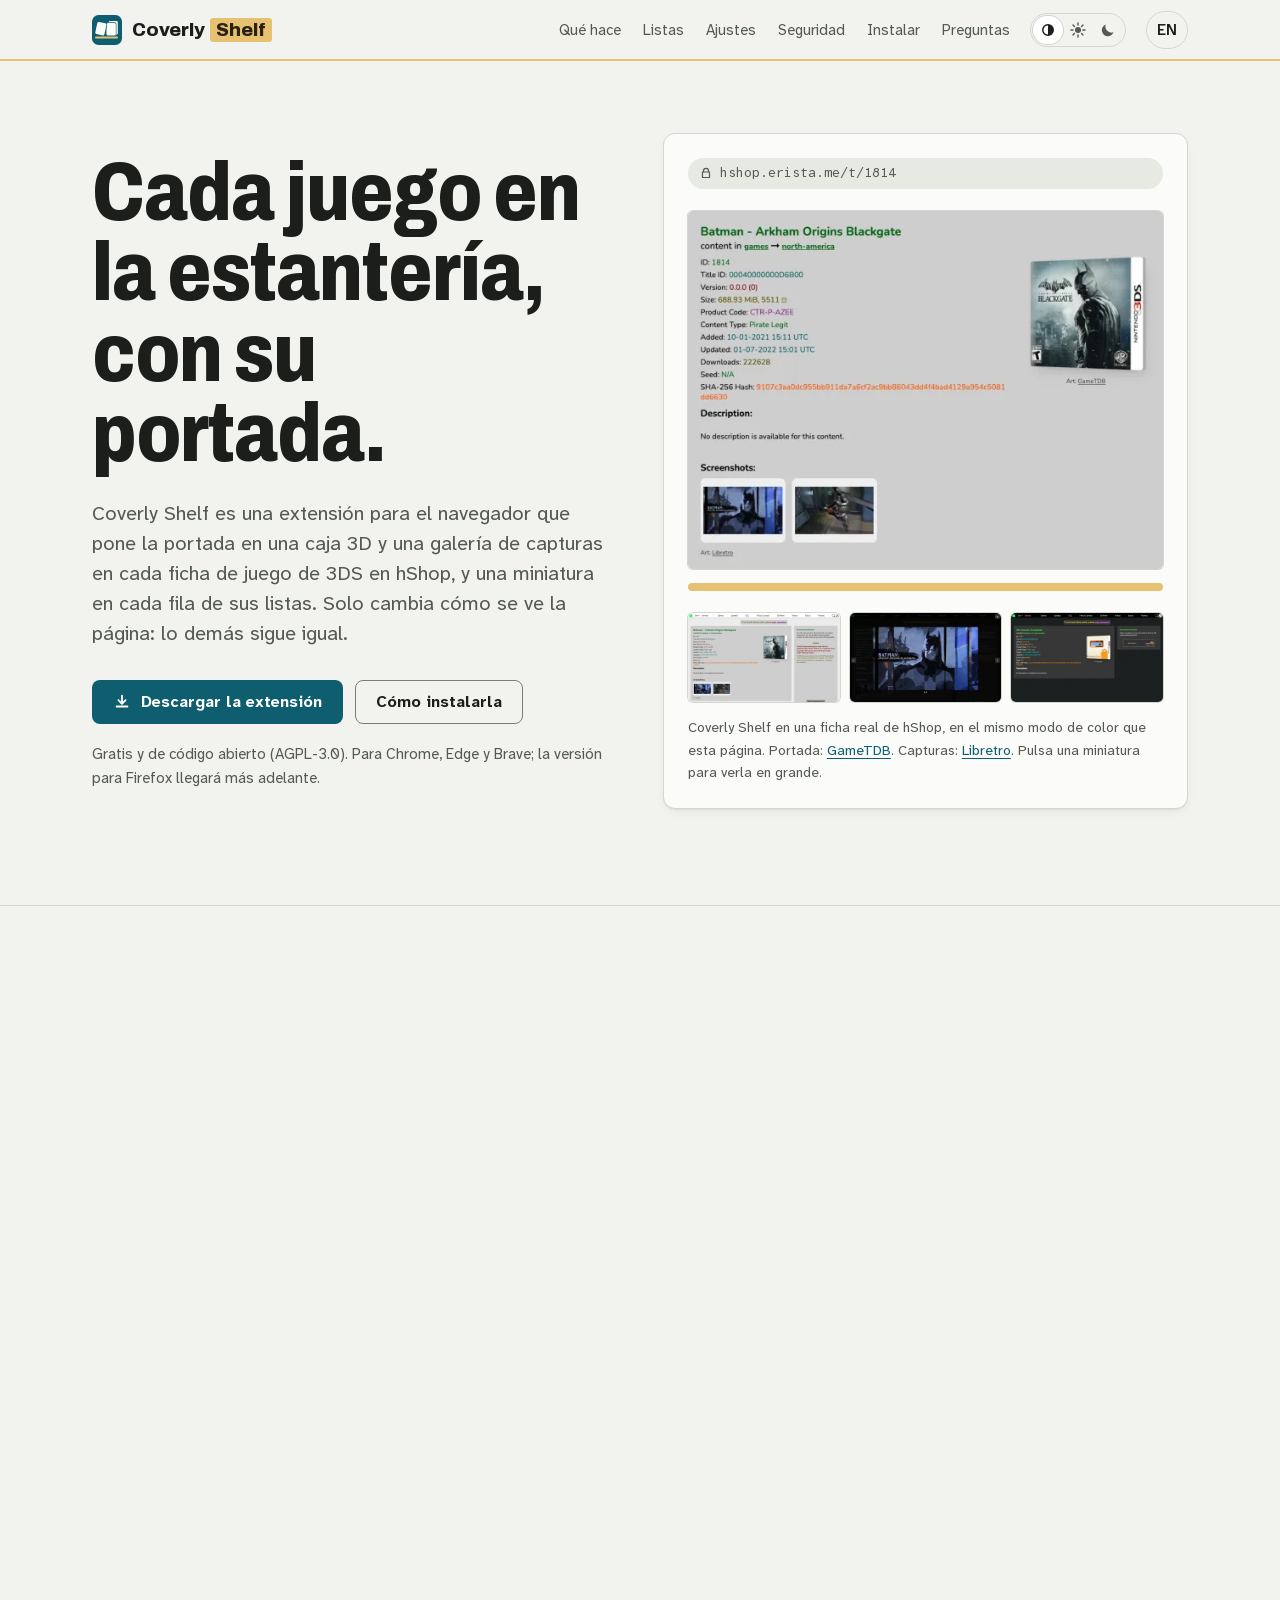
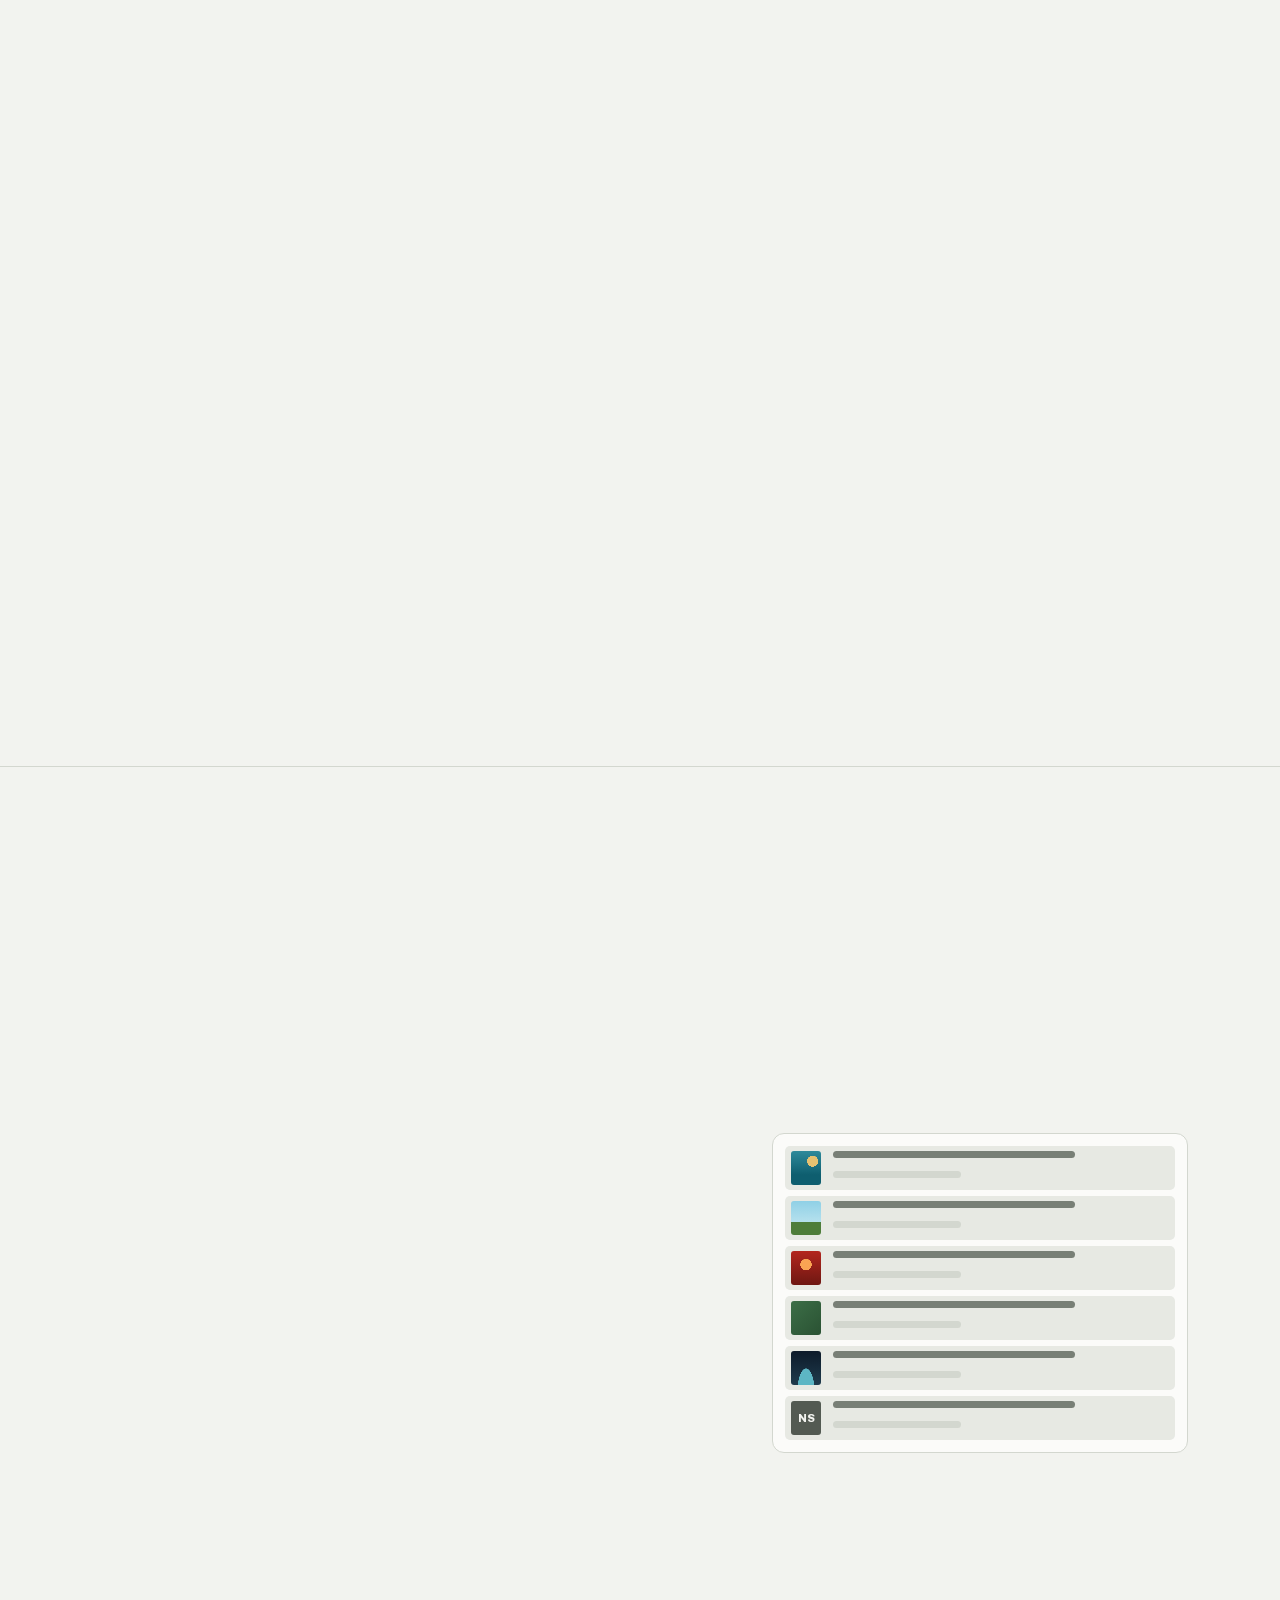
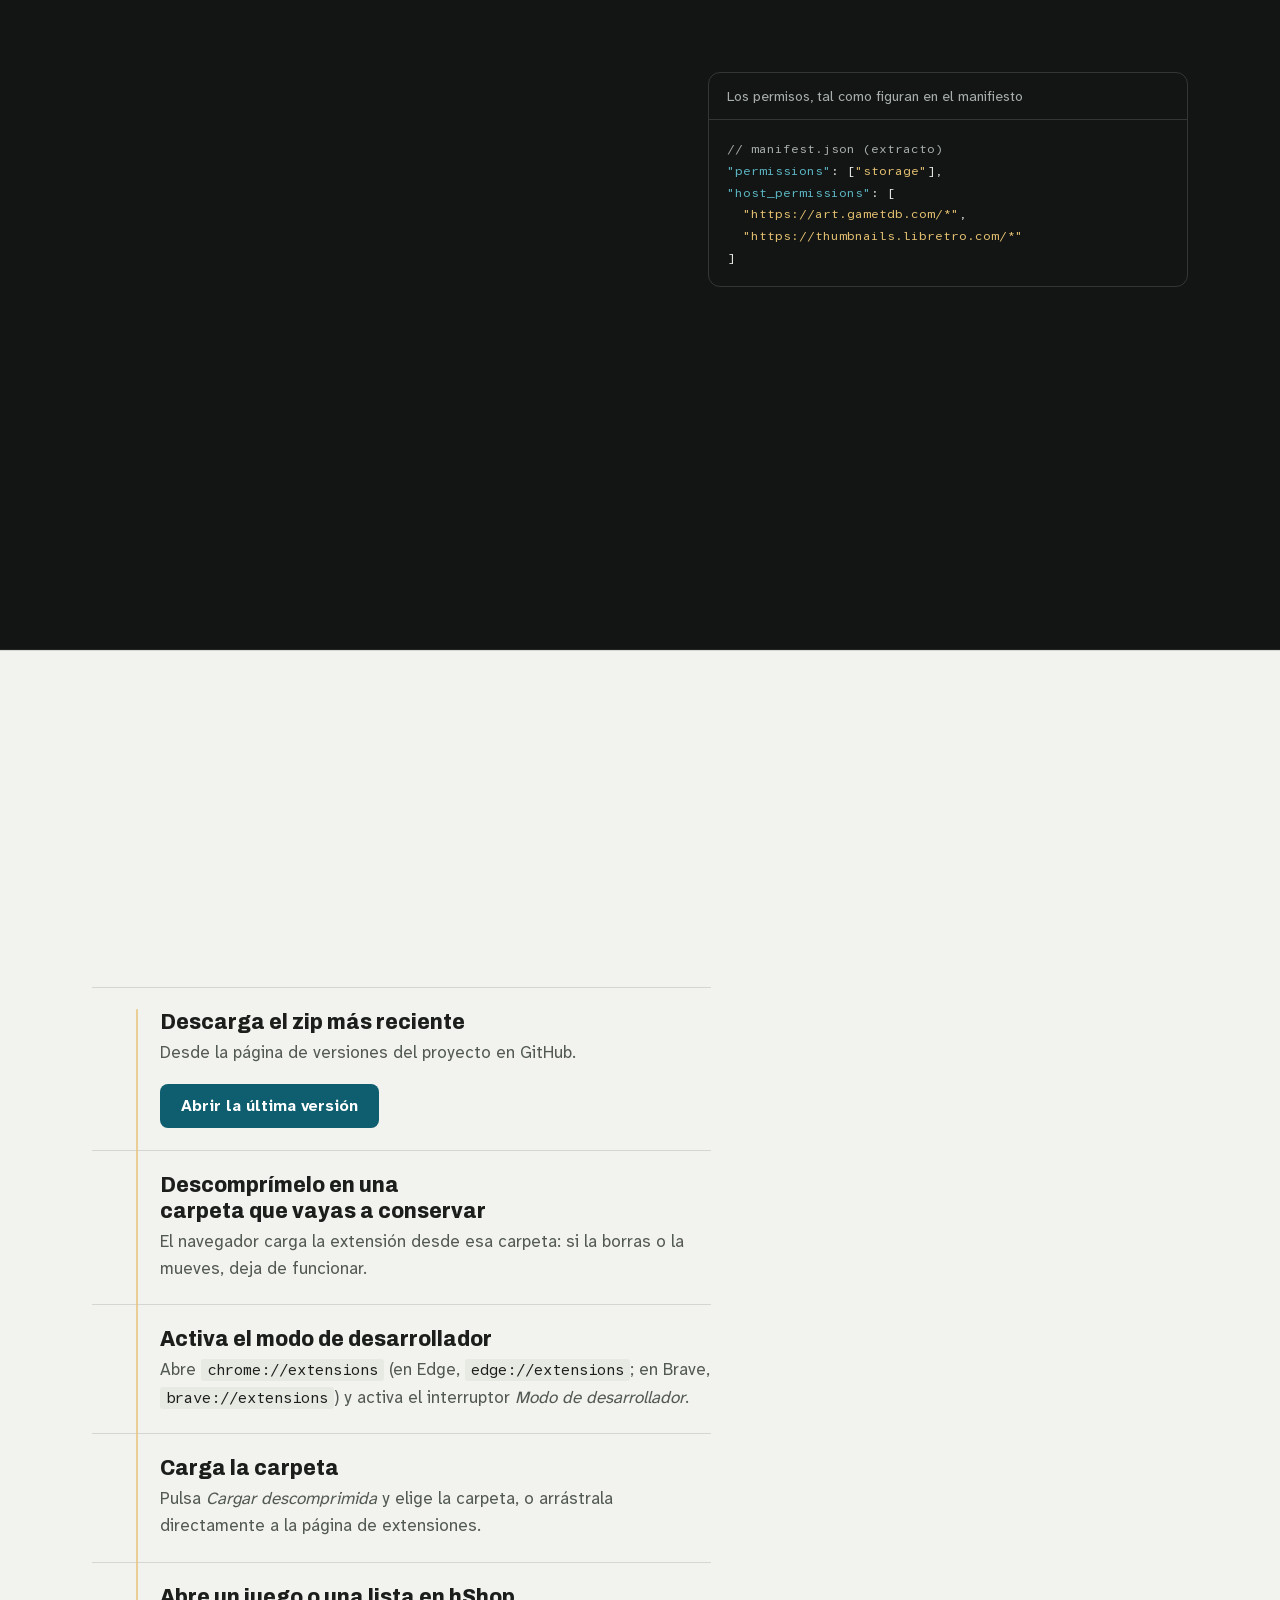
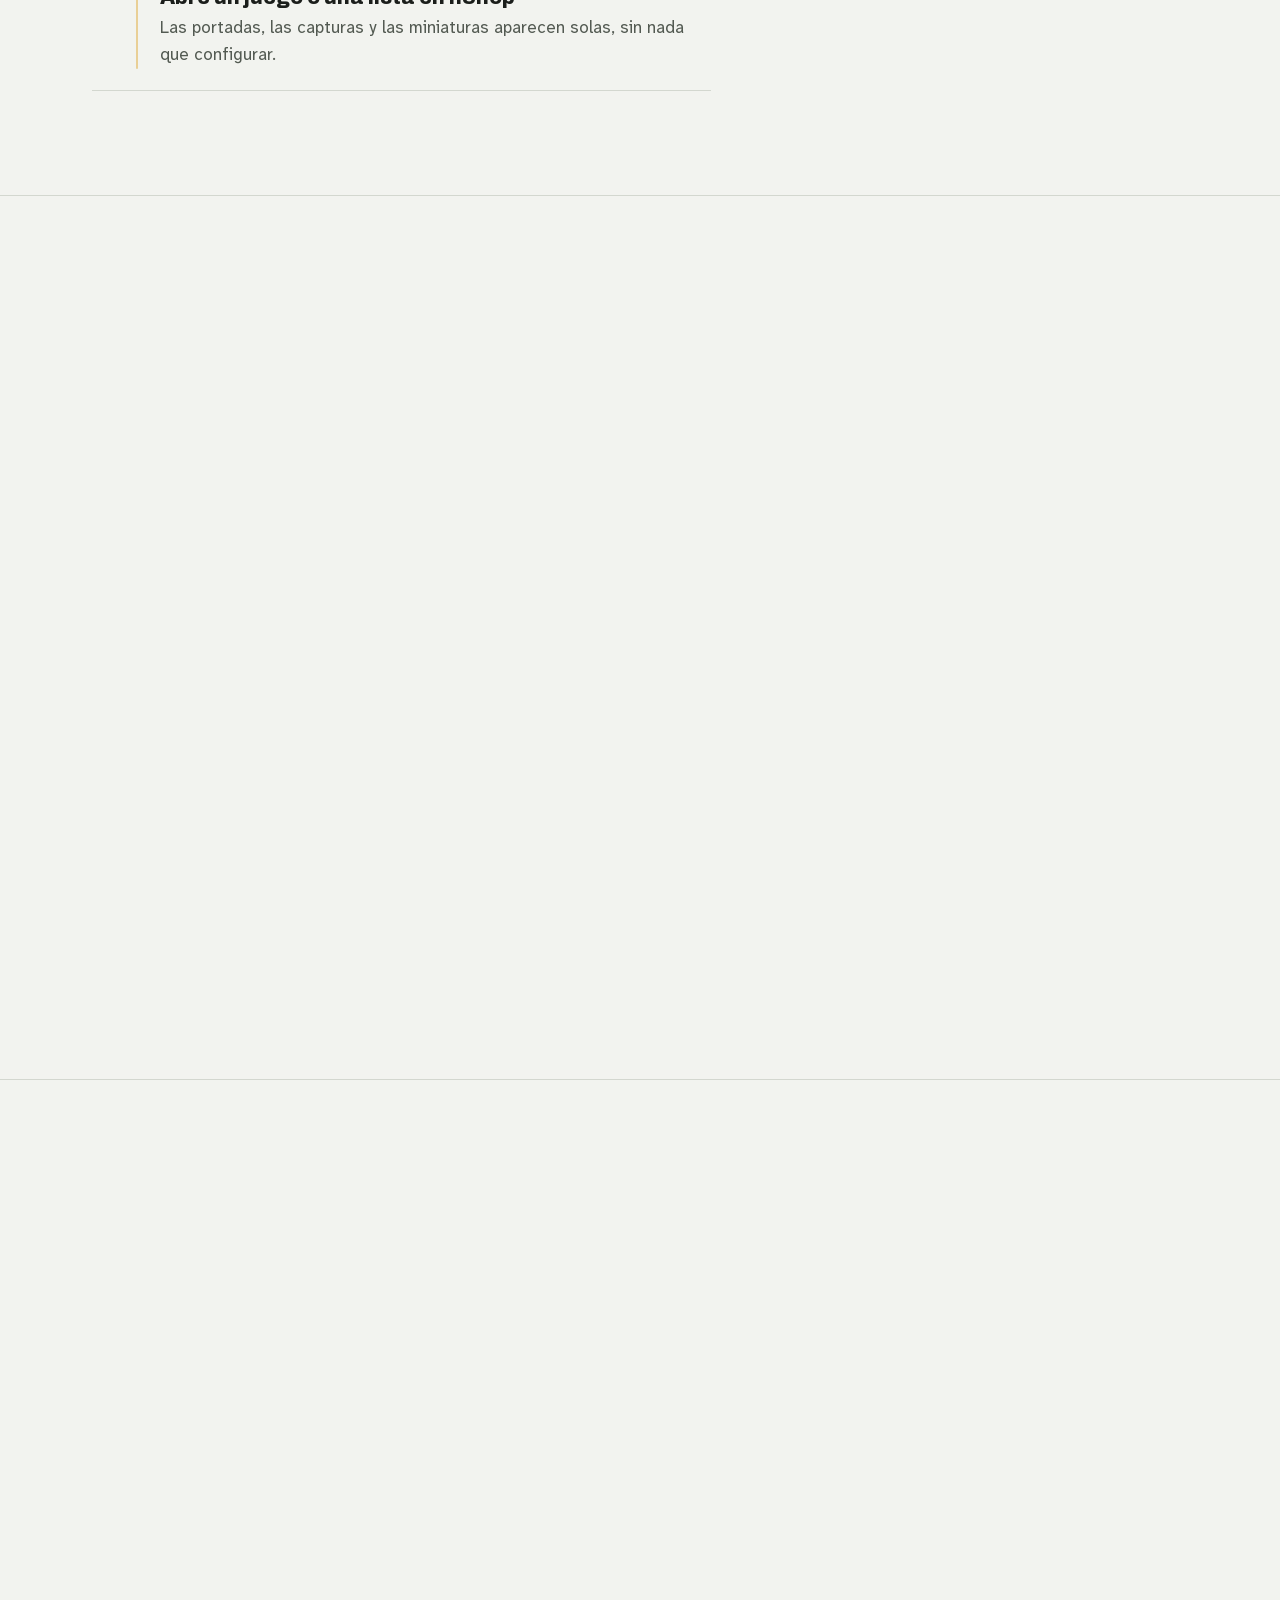
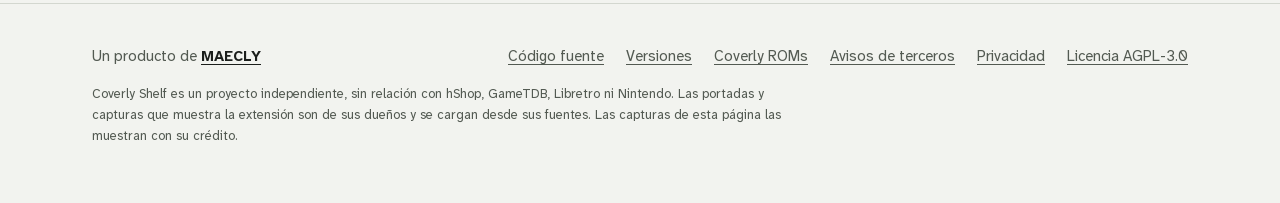
<file: site/index.html>
<!DOCTYPE html>
<html lang="es">
<head>
<meta charset="utf-8">
<meta name="viewport" content="width=device-width, initial-scale=1">
<meta http-equiv="Content-Security-Policy" content="default-src 'self'; script-src 'self'; style-src 'self'; img-src 'self'; font-src 'self'; connect-src 'self'; manifest-src 'self'; object-src 'none'; base-uri 'self'; form-action 'none'">
<title>Coverly Shelf: portadas y capturas para las fichas y listas de 3DS | MAECLY</title>
<meta name="description" content="Coverly Shelf es una extensión gratuita y de código abierto que añade la portada en caja 3D y una galería de capturas a las fichas de juegos de 3DS en hShop, y una miniatura a cada fila de sus listas. Solo cosmética: no toca las descargas, no rastrea y no pide cuenta.">
<meta name="author" content="Miguel Esparza, MAECLY">
<meta name="robots" content="index,follow,max-image-preview:large">
<meta name="google-site-verification" content="tX6T86y0oQM8CmWYapjnDT_xsGxHoFTQxPvF0TwCILw">
<meta name="color-scheme" content="light dark">
<meta name="theme-color" content="#f2f3ef" media="(prefers-color-scheme: light)">
<meta name="theme-color" content="#121514" media="(prefers-color-scheme: dark)">
<link rel="canonical" href="https://coverly-shelf.maecly.com/">
<link rel="alternate" hreflang="es" href="https://coverly-shelf.maecly.com/">
<link rel="alternate" hreflang="en" href="https://coverly-shelf.maecly.com/en/">
<link rel="alternate" hreflang="x-default" href="https://coverly-shelf.maecly.com/">
<link rel="manifest" href="site.webmanifest">
<link rel="icon" href="favicon.ico" sizes="any">
<link rel="icon" href="assets/favicon.svg" type="image/svg+xml">
<link rel="apple-touch-icon" href="assets/apple-touch-icon.png">
<link rel="preload" href="assets/fonts/archivo-variable.woff2" as="font" type="font/woff2" crossorigin>
<link rel="preload" href="assets/fonts/atkinson-hyperlegible-next-variable.woff2" as="font" type="font/woff2" crossorigin>
<link rel="stylesheet" href="assets/tokens.css">
<link rel="stylesheet" href="assets/site.css">
<link rel="stylesheet" href="assets/motion.css">
<script src="assets/theme.js"></script>
<script src="assets/shelf.js" defer></script>
<script src="assets/motion.js" defer></script>
<meta property="og:type" content="website">
<meta property="og:site_name" content="Coverly Shelf">
<meta property="og:locale" content="es_ES">
<meta property="og:locale:alternate" content="en_GB">
<meta property="og:title" content="Coverly Shelf: cada juego en la estantería, con su portada.">
<meta property="og:description" content="Portada en caja 3D y galería de capturas para las fichas de 3DS en hShop, y miniaturas en sus listas. Solo cosmética, sin rastreo y sin cuenta.">
<meta property="og:url" content="https://coverly-shelf.maecly.com/">
<meta property="og:image" content="https://coverly-shelf.maecly.com/assets/og.png">
<meta property="og:image:type" content="image/png">
<meta property="og:image:width" content="1200">
<meta property="og:image:height" content="630">
<meta property="og:image:alt" content="Coverly Shelf: el icono, una portada apoyada en una caja sobre una balda, con «Cada juego en la estantería, con su portada.»">
<meta name="twitter:card" content="summary_large_image">
<meta name="twitter:title" content="Coverly Shelf: cada juego en la estantería, con su portada.">
<meta name="twitter:description" content="Portada en caja 3D, galería de capturas y miniaturas en las listas de 3DS en hShop. Gratis y AGPL-3.0.">
<meta name="twitter:image" content="https://coverly-shelf.maecly.com/assets/og.png">
<meta name="twitter:image:alt" content="Coverly Shelf: el icono, una portada apoyada en una caja sobre una balda, con «Cada juego en la estantería, con su portada.»">
<script type="application/ld+json">
{
"@context": "https://schema.org",
"@graph": [
{"@type":"WebSite","@id":"https://coverly-shelf.maecly.com/#website","url":"https://coverly-shelf.maecly.com/","name":"Coverly Shelf","inLanguage":["es","en"],"publisher":{"@id":"https://www.maecly.com/#org"}},
{"@type":"Organization","@id":"https://www.maecly.com/#org","name":"MAECLY","url":"https://maecly.com/"},
{"@type":"SoftwareApplication","@id":"https://coverly-shelf.maecly.com/#software","name":"Coverly Shelf","description":"Extensión de navegador gratuita (AGPL-3.0) que añade la portada en una caja 3D (ampliable a tamaño completo) y una galería de capturas a las fichas de juegos de 3DS en hShop, y una miniatura a cada fila de sus listas (juegos, actualizaciones, DLC, Consola Virtual, DSiWare, vídeos, extras y búsqueda) y del contenido relacionado. Ajustes para elegir cuánto tiempo guarda la caché. Solo cosmética: no toca las descargas, no rastrea y no pide cuenta. Imágenes de GameTDB y Libretro.","applicationCategory":"BrowserApplication","operatingSystem":"Chrome, Edge, Brave","inLanguage":["es","en"],"license":"https://www.gnu.org/licenses/agpl-3.0.html","isAccessibleForFree":true,"offers":{"@type":"Offer","price":"0","priceCurrency":"EUR"},"author":{"@type":"Person","name":"Miguel Esparza"},"publisher":{"@id":"https://www.maecly.com/#org"},"image":"https://coverly-shelf.maecly.com/assets/icon-512.png","downloadUrl":"https://github.com/MAECLY/coverly-shelf/releases/latest","url":"https://coverly-shelf.maecly.com/"}
]
}
</script>
</head>
<body>
<a class="skip" href="#contenido">Saltar al contenido</a>

<header class="topbar">
<div class="wrap topbar-inner">
<a class="brand" href="./"><img src="assets/favicon.svg" width="30" height="30" alt=""><span class="wordmark">Coverly <b>Shelf</b></span></a>
<nav class="topnav" aria-label="Secciones">
<a href="#que-hace">Qué hace</a>
<a href="#listas">Listas</a>
<a href="#ajustes">Ajustes</a>
<a href="#seguridad">Seguridad</a>
<a href="#instalar">Instalar</a>
<a href="#preguntas">Preguntas</a>
</nav>
<fieldset class="mode">
<legend>Modo de color</legend>
<label title="Como el sistema"><input type="radio" name="mode" value="system" aria-label="Como el sistema" checked><svg class="art" viewBox="0 0 16 16" aria-hidden="true" focusable="false"><path d="M8 2a6 6 0 1 0 0 12A6 6 0 0 0 8 2Zm0 1.5v9a4.5 4.5 0 0 1 0-9Z" fill="currentColor"/></svg></label>
<label title="Claro"><input type="radio" name="mode" value="light" aria-label="Claro"><svg class="art" viewBox="0 0 16 16" aria-hidden="true" focusable="false"><circle cx="8" cy="8" r="3" fill="currentColor"/><path d="M8 1v2M8 13v2M1 8h2M13 8h2M3 3l1.4 1.4M11.6 11.6 13 13M3 13l1.4-1.4M11.6 4.4 13 3" stroke="currentColor" stroke-width="1.4" stroke-linecap="round"/></svg></label>
<label title="Oscuro"><input type="radio" name="mode" value="dark" aria-label="Oscuro"><svg class="art" viewBox="0 0 16 16" aria-hidden="true" focusable="false"><path d="M13.5 10.2A6 6 0 0 1 5.8 2.5a6 6 0 1 0 7.7 7.7Z" fill="currentColor"/></svg></label>
</fieldset>
<a class="lang" href="en/" hreflang="en" lang="en">EN<span class="sr-only"> (English)</span></a>
</div>
</header>

<main id="contenido">

<section class="hero" aria-labelledby="titulo">
<div class="wrap hero-grid">
<div>
<h1 id="titulo">Cada juego en la estantería, con su portada.</h1>
<p class="lead">Coverly Shelf es una extensión para el navegador que pone la portada en una caja 3D y una galería de capturas en cada ficha de juego de 3DS en hShop, y una miniatura en cada fila de sus listas. Solo cambia cómo se ve la página: lo demás sigue igual.</p>
<div class="actions">
<a class="btn btn-primary" href="https://github.com/MAECLY/coverly-shelf/releases/latest"><svg class="art" viewBox="0 0 20 20" aria-hidden="true" focusable="false"><path d="M10 3v9m0 0-4-4m4 4 4-4M4 15h12" fill="none" stroke="currentColor" stroke-width="2" stroke-linecap="round" stroke-linejoin="round"/></svg>Descargar la extensión</a>
<a class="btn btn-ghost" href="#instalar">Cómo instalarla</a>
</div>
<p class="fineprint">Gratis y de código abierto (AGPL-3.0). Para Chrome, Edge y Brave; la versión para Firefox llegará más adelante.</p>
<p class="fineprint reach" data-metric="downloads" hidden></p>
</div>

<figure class="stage">
<p class="stage-url"><svg class="art" viewBox="0 0 12 12" aria-hidden="true" focusable="false"><path d="M3.5 5V3.8a2.5 2.5 0 0 1 5 0V5M2.5 5h7v5.5h-7z" fill="none" stroke="currentColor" stroke-width="1.2"/></svg>hshop.erista.me/t/1814</p>
<div class="shot">
<img class="shot-light" src="assets/shots/title-light@1x.webp" srcset="assets/shots/title-light@1x.webp 560w, assets/shots/title-light.webp 955w" sizes="(max-width: 960px) calc(100vw - 72px), 560px" width="955" height="718" alt="La ficha de hShop de Batman - Arkham Origins Blackgate con Coverly Shelf instalada: la caja del juego aparece junto a la tabla técnica, con el crédito “Art: GameTDB”, y bajo la descripción hay una sección de capturas con dos imágenes de Libretro." fetchpriority="high">
<img class="shot-dark" src="assets/shots/title-dark@1x.webp" srcset="assets/shots/title-dark@1x.webp 560w, assets/shots/title-dark.webp 955w" sizes="(max-width: 960px) calc(100vw - 72px), 560px" width="955" height="718" alt="La ficha de hShop de Batman - Arkham Origins Blackgate con Coverly Shelf instalada: la caja del juego aparece junto a la tabla técnica, con el crédito “Art: GameTDB”, y bajo la descripción hay una sección de capturas con dos imágenes de Libretro." fetchpriority="high">
</div>
<div class="strip">
<button type="button" data-full="assets/shots/title-1814-dark.webp" data-full-light="assets/shots/title-1814-light.webp" aria-label="La ficha completa con la caja y las capturas"><img class="shot-light" src="assets/shots/title-1814-light-thumb.webp" width="400" height="236" alt="" loading="lazy"><img class="shot-dark" src="assets/shots/title-1814-dark-thumb.webp" width="400" height="236" alt="" loading="lazy"></button>
<button type="button" data-full="assets/shots/lightbox.webp" aria-label="El visor de capturas, abierto desde la galería"><img src="assets/shots/lightbox-thumb.webp" width="400" height="236" alt="" loading="lazy"></button>
<button type="button" data-full="assets/shots/title-digital-18761.webp" aria-label="Un juego solo digital, 3D Classics Excitebike, con su caja de eShop"><img src="assets/shots/title-digital-18761-thumb.webp" width="400" height="236" alt="" loading="lazy"></button>
</div>
<figcaption class="stage-note">Coverly Shelf en una ficha real de hShop, en el mismo modo de color que esta página. Portada: <a href="https://www.gametdb.com/">GameTDB</a>. Capturas: <a href="https://www.libretro.com/">Libretro</a>. Pulsa una miniatura para verla en grande.</figcaption>
</figure>
</div>
</section>

<section class="section" id="que-hace" aria-labelledby="que-hace-t">
<div class="wrap">
<h2 id="que-hace-t">Lo que añade a cada ficha</h2>
<p class="intro">Las fichas de hShop traen el nombre, el código del producto y una descripción, pero ninguna imagen. Coverly Shelf usa ese código para buscar la portada y las capturas del juego y las coloca junto al texto.</p>
<div class="features">
<article class="feature">
<div class="pic pic-box" aria-hidden="true">
<div class="box"><span class="face back"></span><span class="face spine"></span><span class="face edge"></span><span class="face lid"></span><span class="face base"></span><span class="face front"><span class="cover-band"></span></span></div>
</div>
<h3>La portada, en su caja</h3>
<p>La carátula aparece montada en una caja en 3D, junto al nombre del juego. También funciona con los juegos que solo salieron en digital.</p>
</article>
<article class="feature">
<div class="pic pic-gallery" aria-hidden="true">
<span class="screen s1"></span><span class="screen s2"></span><span class="screen s3"></span>
</div>
<h3>Capturas a pantalla completa</h3>
<p>Una galería con las capturas y la pantalla de título. Se abren en grande y se recorren con el teclado.</p>
<p class="keys"><kbd>←</kbd><kbd>→</kbd><kbd>Esc</kbd></p>
</article>
<article class="feature">
<div class="pic" aria-hidden="true">
<span class="pic-modes"><span class="light"><span class="mini"></span></span><span class="dark"><span class="mini"></span></span></span>
</div>
<h3>Encaja con el tema claro y el oscuro</h3>
<p>Sigue los colores y la tipografía de la página, tanto en modo claro como en oscuro, para que parezca parte de ella.</p>
</article>
</div>
<div class="duo">
<figure class="shot-card">
<div class="shot"><img src="assets/shots/cover-zoom.webp" width="640" height="571" alt="El visor de portadas abierto sobre la ficha de Batman - Arkham Origins Blackgate, en el tema oscuro de hShop: la carátula a tamaño completo sobre la página atenuada." loading="lazy"></div>
<figcaption><h3>La portada, a tamaño completo</h3><p>Pulsa la caja, o llega a ella con el tabulador y pulsa Intro o Espacio, para ver la carátula en grande y con la mejor calidad que haya. Esc la cierra y el foco vuelve a la caja.</p><p class="keys"><kbd>Intro</kbd><kbd>Espacio</kbd><kbd>Esc</kbd></p></figcaption>
</figure>
<figure class="shot-card">
<div class="shot"><img src="assets/shots/related-6881.webp" width="760" height="408" alt="La sección Related Content de una ficha de hShop en tema oscuro: una demo de Project X Zone y el juego base, y las dos filas llevan una miniatura de la misma portada." loading="lazy"></div>
<figcaption><h3>El contenido relacionado, con miniatura</h3><p>Cada fila de «Related Content» (las demos, la actualización, los DLC o el juego base) lleva su miniatura. Si una demo o un DLC no tiene imagen propia, usa la del juego que hShop marca como «Base Title»: nunca adivina una portada por el nombre.</p></figcaption>
</figure>
</div>
</div>
</section>

<section class="section" id="listas" aria-labelledby="listas-t">
<div class="wrap">
<h2 id="listas-t">Y en las listas, una portada por fila</h2>
<p class="intro">Las listas de hShop son filas de texto: nombre, ID y código del producto. Coverly Shelf pone una portada pequeña al principio de cada fila, en la lista principal y en «Top content».</p>
<div class="lists-grid">
<figure class="stage">
<p class="stage-url"><svg class="art" viewBox="0 0 12 12" aria-hidden="true" focusable="false"><path d="M3.5 5V3.8a2.5 2.5 0 0 1 5 0V5M2.5 5h7v5.5h-7z" fill="none" stroke="currentColor" stroke-width="1.2"/></svg>hshop.erista.me/c/games/s/north-america</p>
<div class="shot">
<img class="shot-light" src="assets/shots/list-na-light@1x.webp" srcset="assets/shots/list-na-light@1x.webp 560w, assets/shots/list-na-light.webp 1112w" sizes="(max-width: 979px) calc(100vw - 72px), 600px" width="1112" height="656" alt="La lista de juegos de Norteamérica en hShop con Coverly Shelf: cada fila empieza con una miniatura de la caja del juego, como 3D Classics Excitebike y Yo-kai Watch 3, y la de un juego sin portada en ninguna fuente lleva una carátula lisa con sus iniciales, «NS»." loading="lazy">
<img class="shot-dark" src="assets/shots/list-na-dark@1x.webp" srcset="assets/shots/list-na-dark@1x.webp 560w, assets/shots/list-na-dark.webp 1112w" sizes="(max-width: 979px) calc(100vw - 72px), 600px" width="1112" height="656" alt="La lista de juegos de Norteamérica en hShop con Coverly Shelf: cada fila empieza con una miniatura de la caja del juego, como 3D Classics Excitebike y Yo-kai Watch 3, y la de un juego sin portada en ninguna fuente lleva una carátula lisa con sus iniciales, «NS»." loading="lazy">
</div>
<figcaption class="stage-note">Una lista real de hShop, en el mismo modo de color que esta página. Portadas: <a href="https://www.gametdb.com/">GameTDB</a>. Si un juego no tiene portada en ninguna fuente, lleva una carátula lisa con sus iniciales.</figcaption>
</figure>
<div class="lists-side">
<div class="rowmock" aria-hidden="true">
<span class="row"><span class="slot"></span><span class="bar"></span><span class="bar"></span></span>
<span class="row"><span class="slot"></span><span class="bar"></span><span class="bar"></span></span>
<span class="row"><span class="slot"></span><span class="bar"></span><span class="bar"></span></span>
<span class="row"><span class="slot"></span><span class="bar"></span><span class="bar"></span></span>
<span class="row"><span class="slot"></span><span class="bar"></span><span class="bar"></span></span>
<span class="row"><span class="slot slot-ns">NS</span><span class="bar"></span><span class="bar"></span></span>
</div>
<ul class="notes">
<li><h3>En todas las listas</h3><p>Juegos, actualizaciones, DLC, Consola Virtual, DSiWare, vídeos y extras: la página principal de cada categoría, cada región y los resultados de búsqueda. Cada fila pide su imagen solo cuando se acerca a la pantalla.</p></li>
<li><h3>Actualizaciones, DLC y demos</h3><p>Llevan la portada del juego al que pertenecen.</p></li>
<li><h3>DSiWare y Consola Virtual</h3><p>DSiWare usa las portadas de DS de GameTDB. Si a un juego de Consola Virtual le falta en GameTDB, usa la caja del juego original en Libretro, y solo cuando el título coincide exactamente.</p></li>
</ul>
</div>
</div>
</div>
</section>

<section class="section" id="ajustes" aria-labelledby="ajustes-t">
<div class="wrap split">
<div>
<h2 id="ajustes-t">Tú decides cuánto tiempo guarda</h2>
<p class="intro">Para no repetir peticiones, Coverly Shelf recuerda qué imagen funcionó para cada juego, y también cuáles no existen. Su botón en la barra del navegador abre los ajustes, en español o en inglés.</p>
<div class="seg" aria-hidden="true"><span class="seg-opts"><span>Sesión</span><span>1 d</span><span class="on">7 d</span><span>30 d</span><span>Siempre</span><span class="thumb"></span></span><span class="meter"><i></i></span></div>
<ul class="notes">
<li><h3>Cuánto tiempo</h3><p>Solo esta sesión, 1 día, 7 días (lo predeterminado), 30 días o hasta que lo borres. Lo caducado se elimina una vez al día, así que no crece sin parar.</p></li>
<li><h3>Cuánto ocupa</h3><p>Los ajustes muestran cuántos juegos hay guardados y cuánto espacio ocupan.</p></li>
<li><h3>Borrar caché</h3><p>Lo vacía todo de una vez, después de confirmarlo en la misma página. Nunca guarda datos personales ni tu historial.</p></li>
</ul>
</div>
<figure class="shot-card">
<div class="shot"><img class="shot-light" src="assets/shots/options-light.webp" width="600" height="640" alt="La página de ajustes de Coverly Shelf en inglés: la sección Cache con «1 game cached, 574 bytes», el selector de cuánto conservar las imágenes (This session, 1 day, 7 days marcado, 30 days, Until I clear it) y el botón Clear cache." loading="lazy"><img class="shot-dark" src="assets/shots/options-dark.webp" width="600" height="640" alt="La página de ajustes de Coverly Shelf en inglés: la sección Cache con «1 game cached, 574 bytes», el selector de cuánto conservar las imágenes (This session, 1 day, 7 days marcado, 30 days, Until I clear it) y el botón Clear cache." loading="lazy"></div>
<figcaption class="stage-note">Los ajustes en inglés. Con el navegador en español, aparecen en español.</figcaption>
</figure>
</div>
</section>

<section class="section safety" id="seguridad" aria-labelledby="seguridad-t">
<div class="wrap">
<h2 id="seguridad-t">Solo cambia cómo se ve</h2>
<p class="intro">La extensión no toca nada de lo que hace la página. Esto es lo que puede y lo que no puede hacer.</p>
<div class="safety-grid">
<ul class="promises">
<li><svg class="art" viewBox="0 0 24 24" aria-hidden="true" focusable="false"><path pathLength="1" d="M12 3 5 6v5c0 4.4 3 8.3 7 9.5 4-1.2 7-5.1 7-9.5V6z" fill="none" stroke="currentColor" stroke-width="2" stroke-linejoin="round"/></svg><h3>Nunca toca las descargas</h3><p>Solo añade imágenes. No cambia enlaces, botones ni nada de lo que bajas.</p></li>
<li><svg class="art" viewBox="0 0 24 24" aria-hidden="true" focusable="false"><path pathLength="1" d="M4 12a8 8 0 1 0 2.3-5.7M4 4v4h4" fill="none" stroke="currentColor" stroke-width="2" stroke-linecap="round" stroke-linejoin="round"/></svg><h3>Si algo falla, la página queda igual</h3><p>Si la página cambia o no hay conexión con las fuentes, quita lo que añadió y la ficha se ve como siempre. Un juego sin portada lleva una carátula lisa, nunca una imagen rota.</p></li>
<li><svg class="art" viewBox="0 0 24 24" aria-hidden="true" focusable="false"><path pathLength="1" d="M8 11V8a4 4 0 0 1 8 0v3M6 11h12v9H6z" fill="none" stroke="currentColor" stroke-width="2" stroke-linejoin="round"/></svg><h3>Los permisos justos</h3><p>Guardar en el propio navegador qué imágenes encontró, para no volver a pedirlas, y leer imágenes de dos sitios. Nada más: el botón de la barra que abre los ajustes no necesita permisos.</p></li>
<li><svg class="art" viewBox="0 0 24 24" aria-hidden="true" focusable="false"><path pathLength="1" d="M3 12s3.5-6 9-6 9 6 9 6-3.5 6-9 6-9-6-9-6zM4 4l16 16" fill="none" stroke="currentColor" stroke-width="2" stroke-linecap="round"/></svg><h3>Sin rastreo y sin cuenta</h3><p>No hay analítica, ni registro, ni servidor propio. Lo que visitas no sale de tu navegador.</p></li>
</ul>
<figure class="manifest">
<figcaption>Los permisos, tal como figuran en el manifiesto</figcaption>
<pre><code><span class="c">// manifest.json (extracto)</span>
<span class="k">"permissions"</span>: [<span class="s">"storage"</span>],
<span class="k">"host_permissions"</span>: [
  <span class="s">"https://art.gametdb.com/*"</span>,
  <span class="s">"https://thumbnails.libretro.com/*"</span>
]</code></pre>
</figure>
</div>
</div>
</section>

<section class="section" id="instalar" aria-labelledby="instalar-t">
<div class="wrap">
<h2 id="instalar-t">Instalarla lleva un minuto</h2>
<p class="intro">Mientras no esté en la Chrome Web Store, se instala a mano desde las versiones de GitHub.</p>
<div class="install-grid">
<ol class="steps">
<li><h3>Descarga el zip más reciente</h3><p>Desde la página de versiones del proyecto en GitHub.</p><div class="actions"><a class="btn btn-primary" href="https://github.com/MAECLY/coverly-shelf/releases/latest">Abrir la última versión</a></div></li>
<li><h3>Descomprímelo en una carpeta que vayas a conservar</h3><p>El navegador carga la extensión desde esa carpeta: si la borras o la mueves, deja de funcionar.</p></li>
<li><h3>Activa el modo de desarrollador</h3><p>Abre <code>chrome://extensions</code> (en Edge, <code>edge://extensions</code>; en Brave, <code>brave://extensions</code>) y activa el interruptor <i>Modo de desarrollador</i>.</p></li>
<li><h3>Carga la carpeta</h3><p>Pulsa <i>Cargar descomprimida</i> y elige la carpeta, o arrástrala directamente a la página de extensiones.</p></li>
<li><h3>Abre un juego o una lista en hShop</h3><p>Las portadas, las capturas y las miniaturas aparecen solas, sin nada que configurar.</p></li>
</ol>
<aside class="aside-card" aria-labelledby="actualizar-t">
<h3 id="actualizar-t">Para actualizar</h3>
<p>Descarga el zip nuevo, sustituye el contenido de la carpeta y pulsa el botón de recargar de Coverly Shelf en la página de extensiones.</p>
<p>¿Prefieres revisar el código antes? Está todo en <a href="https://github.com/MAECLY/coverly-shelf">MAECLY/coverly-shelf</a>.</p>
</aside>
</div>
</div>
</section>

<section class="section" id="preguntas" aria-labelledby="preguntas-t">
<div class="wrap">
<h2 id="preguntas-t">Preguntas</h2>
<div class="faq">
<details><summary>¿Por qué no está en la Chrome Web Store?</summary><div><p>Todavía no se ha enviado. Hasta entonces se instala a mano desde GitHub, con el mismo código que puedes leer en el repositorio. Cuando esté publicada, lo verás en esta página.</p></div></details>
<details><summary>¿En qué webs funciona?</summary><div><p>En hShop: las fichas de títulos (<code>hshop.erista.me/t/…</code>), las listas de cada categoría (<code>/c/…</code>) y los resultados de búsqueda. En cualquier otra web no hace nada. Coverly Shelf es un proyecto independiente, sin relación con hShop ni con Nintendo.</p></div></details>
<details><summary>¿Cambia algo de las descargas?</summary><div><p>No. La extensión solo añade imágenes junto al texto de la ficha. No lee ni modifica enlaces, botones o archivos.</p></div></details>
<details><summary>¿Envía datos a algún sitio?</summary><div><p>No. Pide las imágenes a art.gametdb.com y thumbnails.libretro.com y recuerda en el almacenamiento del navegador qué encontró para cada juego. Para las filas de «Top content» que no muestran el código del producto, lee además la ficha de ese juego en la propia hShop. No hay analítica ni cuenta.</p></div></details>
<details><summary>¿Y si un juego no tiene portada?</summary><div><p>Busca primero la de la región del juego, después las de las otras regiones en inglés y luego la de Libretro. Si no encuentra ninguna, pone una carátula lisa con las iniciales del juego, nunca una imagen rota.</p></div></details>
<details><summary>¿Cuánto tiempo guarda lo que encuentra?</summary><div><p>Siete días por defecto. En sus ajustes (pulsa su botón en la barra del navegador) puedes elegir solo esta sesión, 1 día, 7 días, 30 días o hasta que lo borres, ver cuánto ocupa y vaciarlo con <i>Borrar caché</i>.</p></div></details>
<details><summary>¿Carga mucho los servidores de imágenes?</summary><div><p>Lo menos posible. Comprueba cada imagen con una petición pequeña (HEAD) antes de descargarla, así que descarta las que no existen sin bajarlas; hace como mucho 4 peticiones de imágenes a la vez, y cada fila de una lista pide la suya solo cuando se acerca a la pantalla. Lo que ya encontró no lo vuelve a pedir.</p></div></details>
<details><summary>¿Hay versión para Firefox?</summary><div><p>Está prevista. Cuando haya una versión probada, aparecerá en las versiones de GitHub y en esta página.</p></div></details>
<details><summary>¿Es gratis?</summary><div><p>Sí. No cuesta nada, no pide cuenta y su código es AGPL-3.0.</p></div></details>
</div>
</div>
</section>

<section class="section" id="creditos" aria-labelledby="creditos-t">
<div class="wrap">
<h2 id="creditos-t">De dónde salen las imágenes</h2>
<div class="credits-grid">
<div><h3>GameTDB</h3><p>Las portadas vienen de <a href="https://www.gametdb.com/">GameTDB</a>, una base de datos de juegos que mantiene su comunidad. Las imágenes son de sus dueños.</p></div>
<div><h3>Libretro</h3><p>Las capturas y pantallas de título, y las portadas que GameTDB no tiene, vienen de <a href="https://thumbnails.libretro.com/">libretro-thumbnails</a>, el archivo de miniaturas del proyecto Libretro.</p></div>
<div class="family"><img src="assets/coverly-roms.png" width="48" height="48" alt=""><div><h3>De la familia de Coverly ROMs</h3><p><a href="https://coverly-roms.maecly.com/">Coverly ROMs</a> hace lo mismo con las ROMs de tu tarjeta SD: encuentra las portadas que faltan y las añade.</p></div></div>
</div>
</div>
</section>

</main>

<dialog class="lightbox" aria-label="Capturas de la extensión">
<img class="lightbox-shot" src="assets/shots/title-1814-dark.webp" width="1440" height="848" alt="" loading="lazy">
<div class="lightbox-bar">
<p><span data-caption></span> <span data-count></span></p>
<button type="button" data-prev aria-label="Anterior">←</button>
<button type="button" data-next aria-label="Siguiente">→</button>
<button type="button" data-close>Cerrar</button>
</div>
</dialog>

<footer class="footer">
<div class="wrap footer-inner">
<p class="maecly">Un producto de <a href="https://maecly.com">MAECLY</a></p>
<nav aria-label="Enlaces">
<span class="src"><a href="https://github.com/MAECLY/coverly-shelf">Código fuente</a><span class="metric-stars" data-metric="stars" hidden></span></span>
<a href="https://github.com/MAECLY/coverly-shelf/releases">Versiones</a>
<a href="https://coverly-roms.maecly.com/">Coverly ROMs</a>
<a href="https://github.com/MAECLY/coverly-shelf-landing/blob/main/THIRD-PARTY-NOTICES.md">Avisos de terceros</a>
<a href="/privacy/">Privacidad</a>
<a href="https://www.gnu.org/licenses/agpl-3.0.html">Licencia AGPL-3.0</a>
</nav>
<p class="legal">Coverly Shelf es un proyecto independiente, sin relación con hShop, GameTDB, Libretro ni Nintendo. Las portadas y capturas que muestra la extensión son de sus dueños y se cargan desde sus fuentes. Las capturas de esta página las muestran con su crédito.</p>
</div>
</footer>
</body>
</html>
</file>
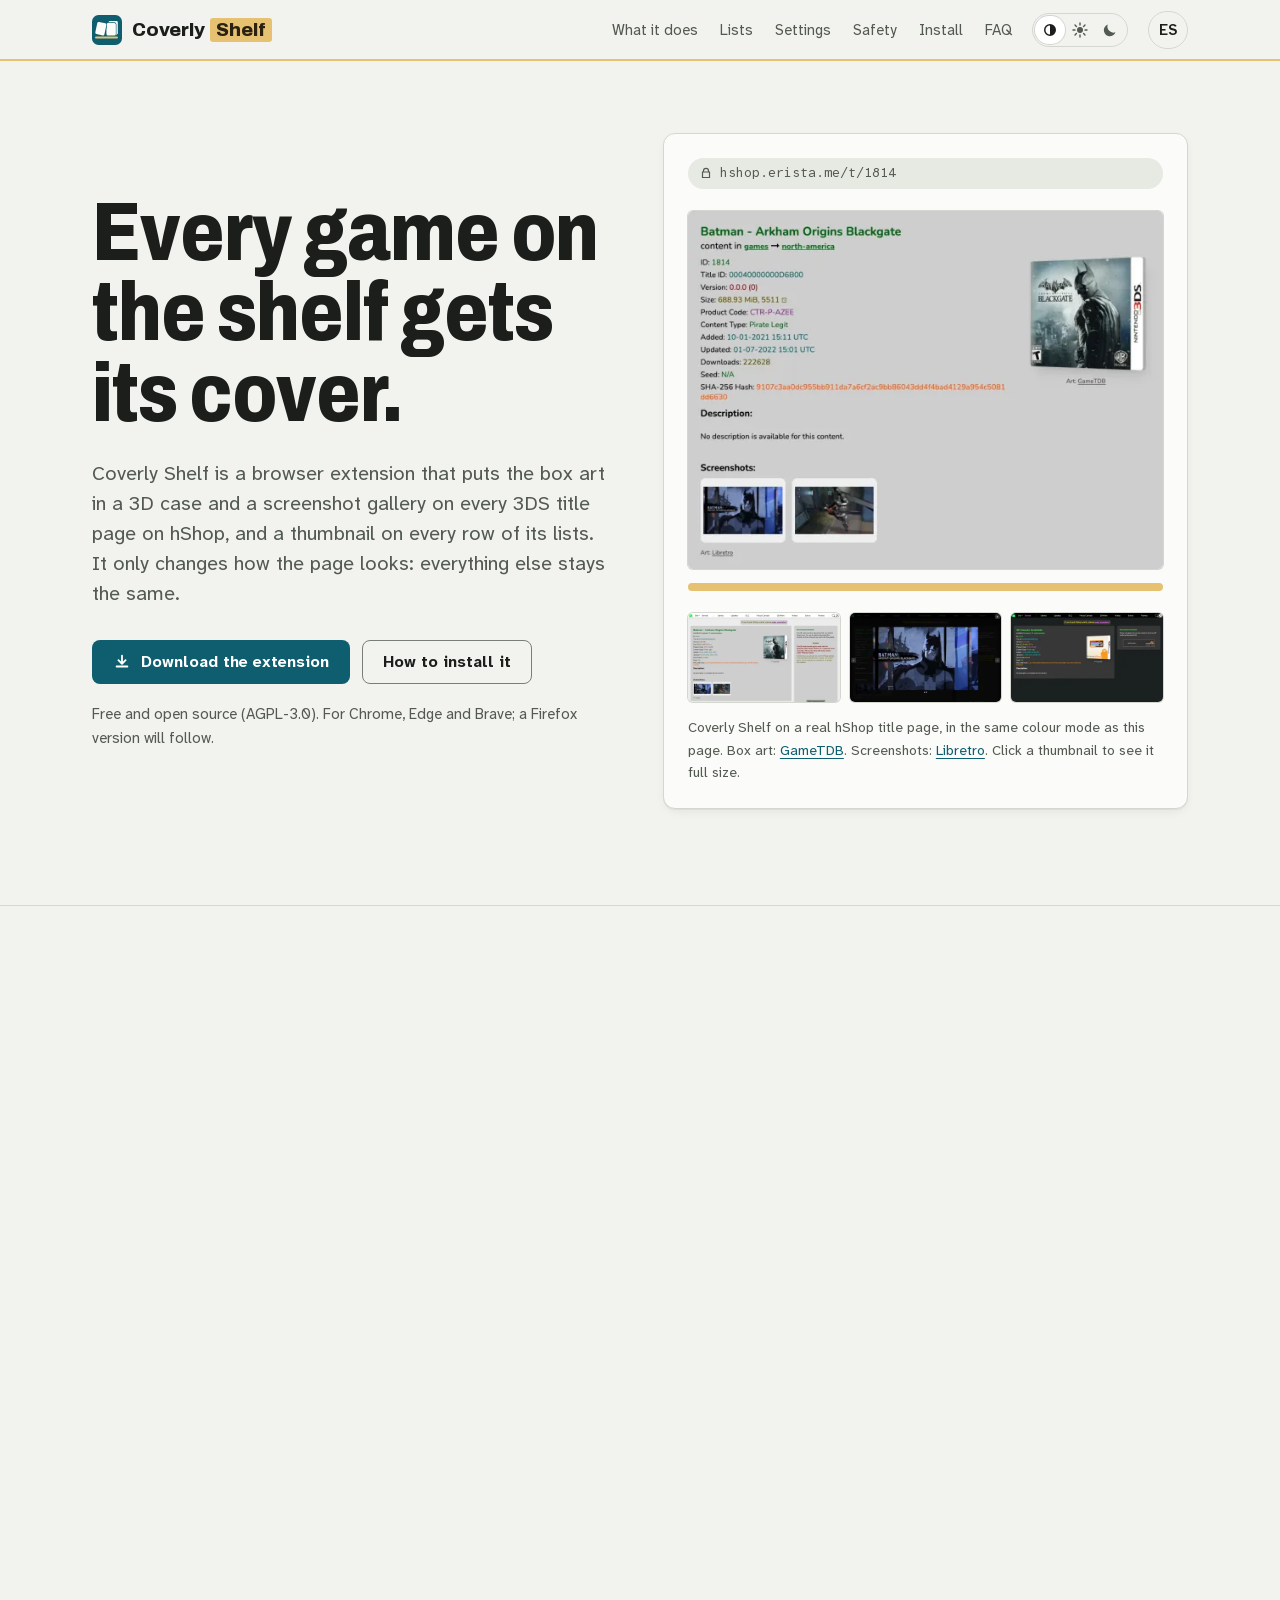
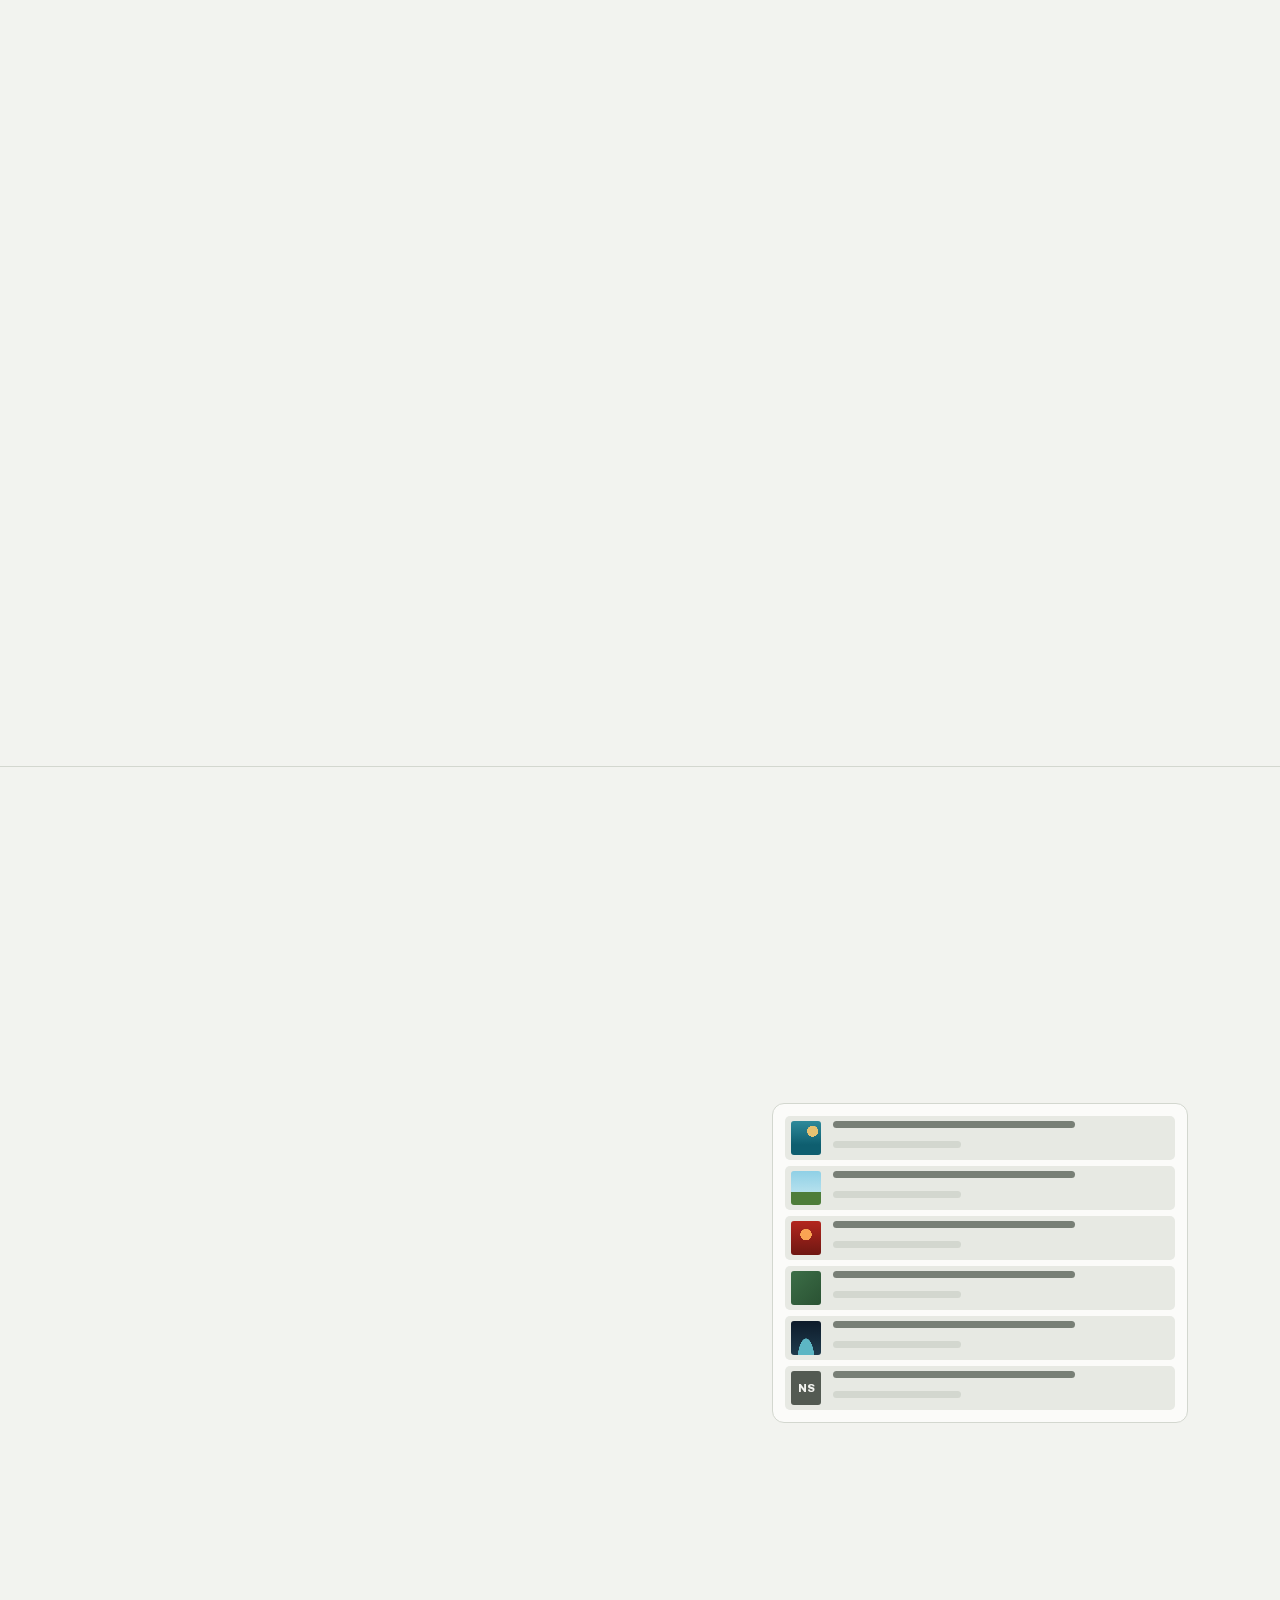
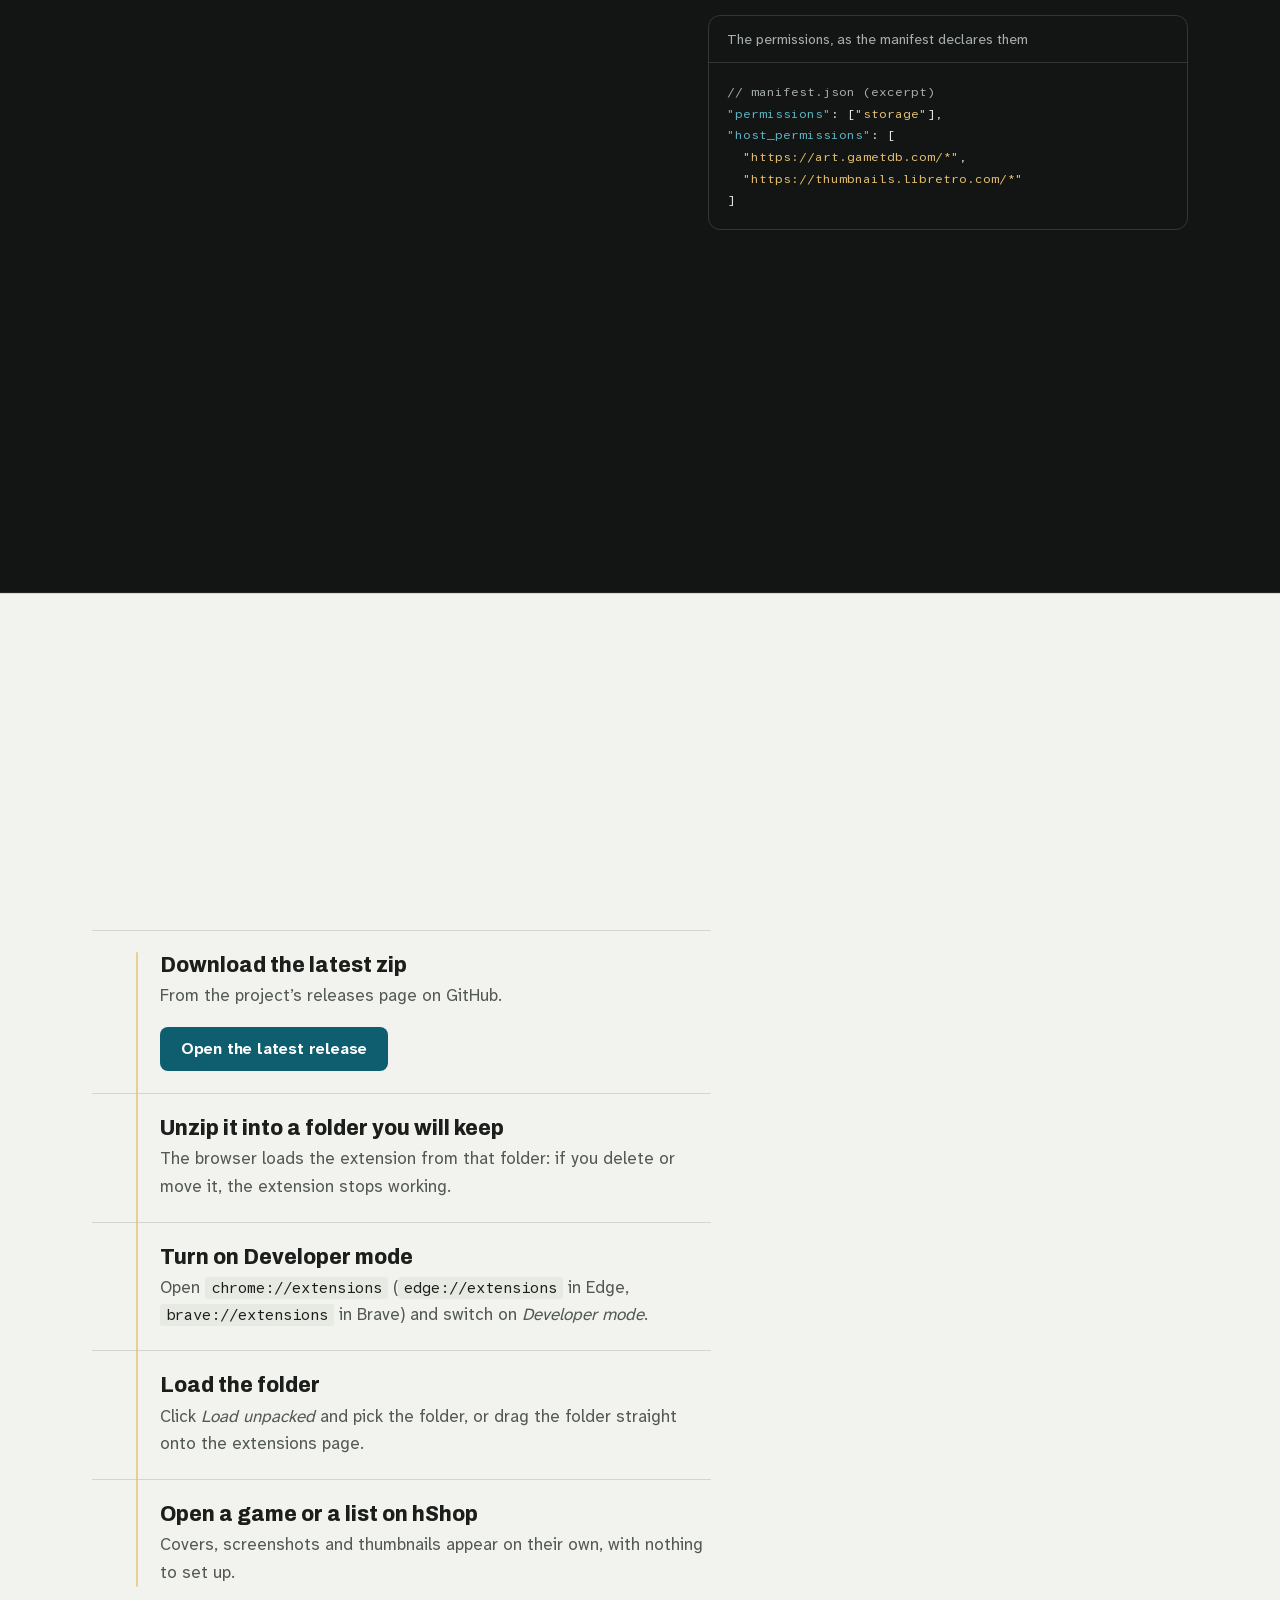
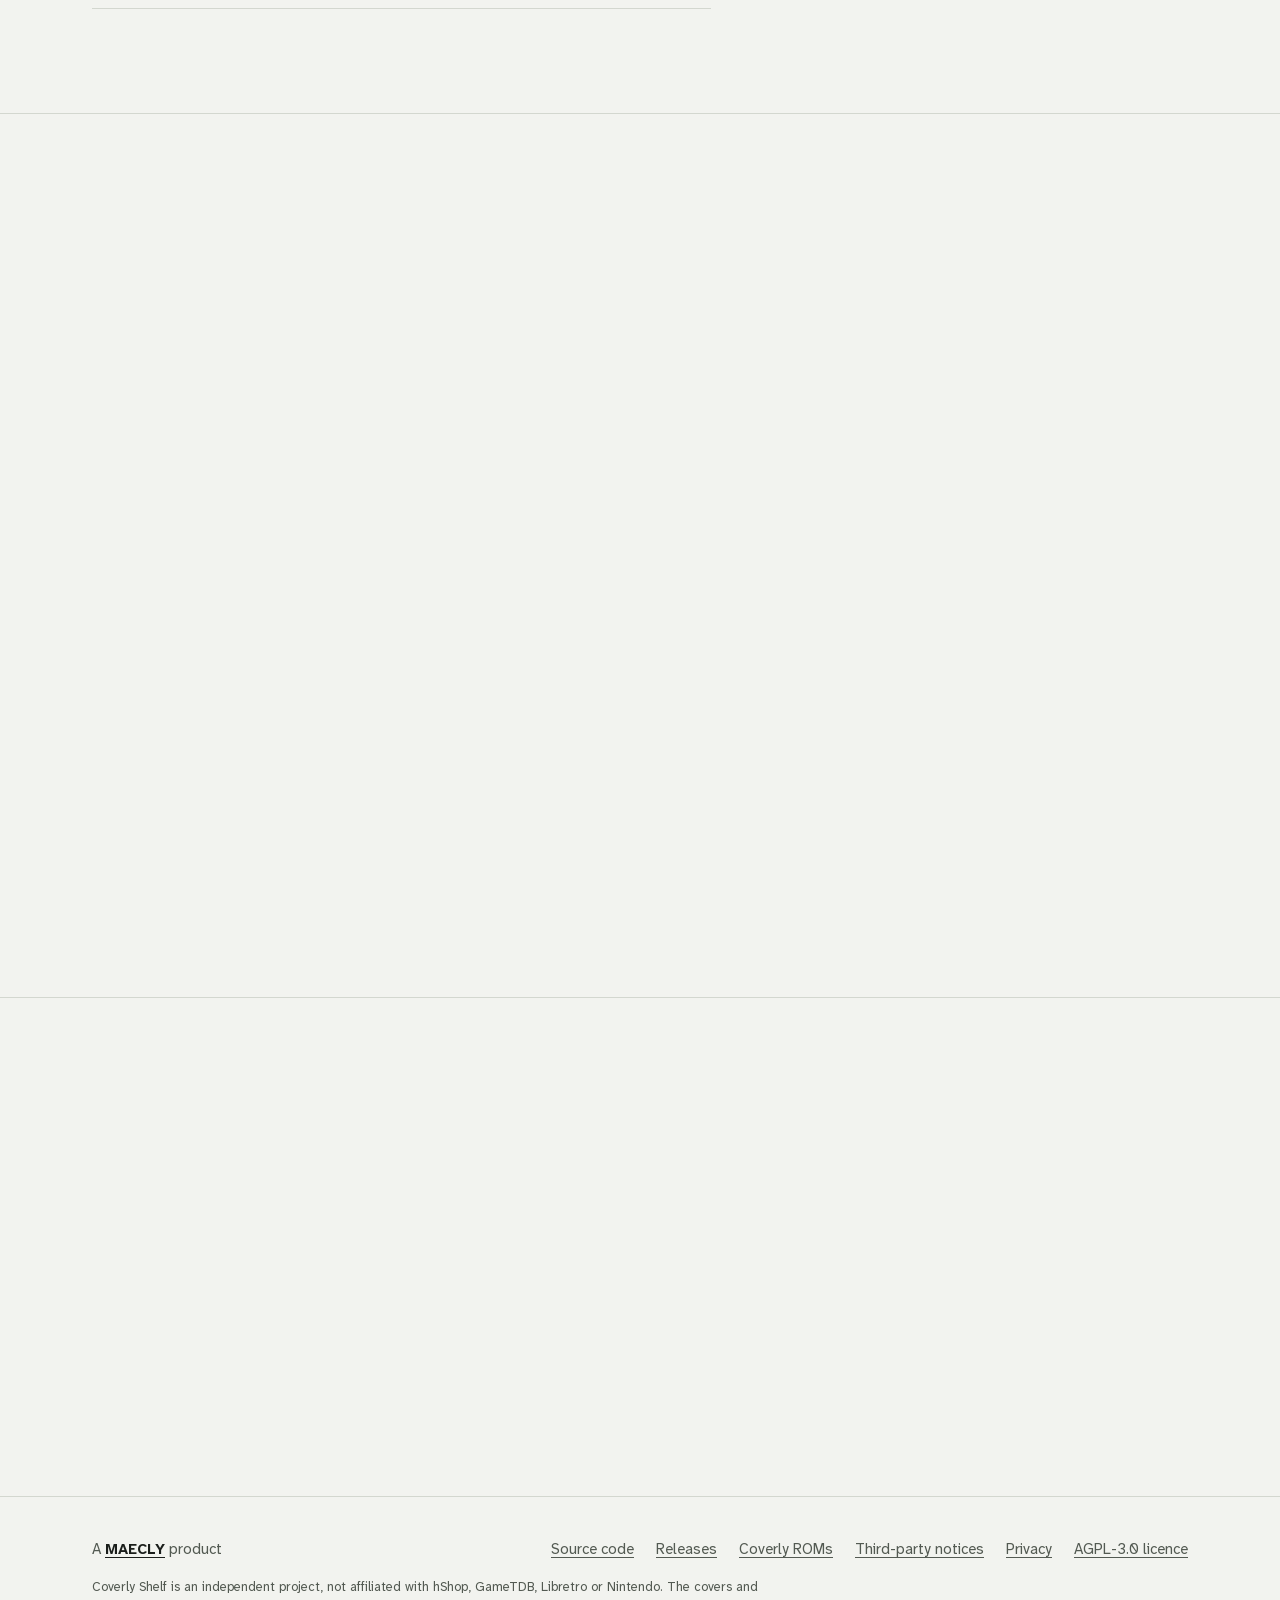
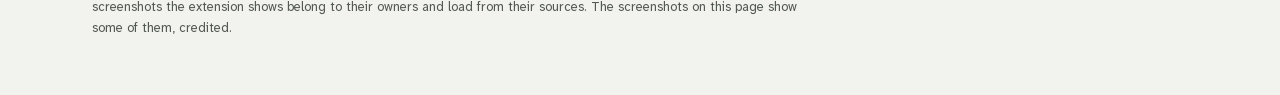
<file: site/en/index.html>
<!DOCTYPE html>
<html lang="en">
<head>
<meta charset="utf-8">
<meta name="viewport" content="width=device-width, initial-scale=1">
<meta http-equiv="Content-Security-Policy" content="default-src 'self'; script-src 'self'; style-src 'self'; img-src 'self'; font-src 'self'; connect-src 'self'; manifest-src 'self'; object-src 'none'; base-uri 'self'; form-action 'none'">
<title>Coverly Shelf: box art and screenshots for 3DS title and list pages | MAECLY</title>
<meta name="description" content="Coverly Shelf is a free, open-source browser extension that adds box art in a 3D case and a screenshot gallery to 3DS title pages on hShop, and a thumbnail to every row of its lists. Purely cosmetic: it never touches downloads, has no tracking and needs no account.">
<meta name="author" content="Miguel Esparza, MAECLY">
<meta name="robots" content="index,follow,max-image-preview:large">
<meta name="google-site-verification" content="tX6T86y0oQM8CmWYapjnDT_xsGxHoFTQxPvF0TwCILw">
<meta name="color-scheme" content="light dark">
<meta name="theme-color" content="#f2f3ef" media="(prefers-color-scheme: light)">
<meta name="theme-color" content="#121514" media="(prefers-color-scheme: dark)">
<link rel="canonical" href="https://coverly-shelf.maecly.com/en/">
<link rel="alternate" hreflang="es" href="https://coverly-shelf.maecly.com/">
<link rel="alternate" hreflang="en" href="https://coverly-shelf.maecly.com/en/">
<link rel="alternate" hreflang="x-default" href="https://coverly-shelf.maecly.com/">
<link rel="manifest" href="site.webmanifest">
<link rel="icon" href="../favicon.ico" sizes="any">
<link rel="icon" href="../assets/favicon.svg" type="image/svg+xml">
<link rel="apple-touch-icon" href="../assets/apple-touch-icon.png">
<link rel="preload" href="../assets/fonts/archivo-variable.woff2" as="font" type="font/woff2" crossorigin>
<link rel="preload" href="../assets/fonts/atkinson-hyperlegible-next-variable.woff2" as="font" type="font/woff2" crossorigin>
<link rel="stylesheet" href="../assets/tokens.css">
<link rel="stylesheet" href="../assets/site.css">
<link rel="stylesheet" href="../assets/motion.css">
<script src="../assets/theme.js"></script>
<script src="../assets/shelf.js" defer></script>
<script src="../assets/motion.js" defer></script>
<meta property="og:type" content="website">
<meta property="og:site_name" content="Coverly Shelf">
<meta property="og:locale" content="en_GB">
<meta property="og:locale:alternate" content="es_ES">
<meta property="og:title" content="Coverly Shelf: every game on the shelf gets its cover.">
<meta property="og:description" content="Box art in a 3D case and a screenshot gallery for 3DS title pages on hShop, and thumbnails in its lists. Purely cosmetic, no tracking, no account.">
<meta property="og:url" content="https://coverly-shelf.maecly.com/en/">
<meta property="og:image" content="https://coverly-shelf.maecly.com/assets/og-en.png">
<meta property="og:image:type" content="image/png">
<meta property="og:image:width" content="1200">
<meta property="og:image:height" content="630">
<meta property="og:image:alt" content="Coverly Shelf: the icon, a cover leaning on a box on a shelf, with “Every game on the shelf gets its cover.”">
<meta name="twitter:card" content="summary_large_image">
<meta name="twitter:title" content="Coverly Shelf: every game on the shelf gets its cover.">
<meta name="twitter:description" content="Box art in a 3D case, a screenshot gallery and list thumbnails for 3DS on hShop. Free and AGPL-3.0.">
<meta name="twitter:image" content="https://coverly-shelf.maecly.com/assets/og-en.png">
<meta name="twitter:image:alt" content="Coverly Shelf: the icon, a cover leaning on a box on a shelf, with “Every game on the shelf gets its cover.”">
<script type="application/ld+json">
{
"@context": "https://schema.org",
"@graph": [
{"@type":"WebSite","@id":"https://coverly-shelf.maecly.com/#website","url":"https://coverly-shelf.maecly.com/","name":"Coverly Shelf","inLanguage":["es","en"],"publisher":{"@id":"https://www.maecly.com/#org"}},
{"@type":"Organization","@id":"https://www.maecly.com/#org","name":"MAECLY","url":"https://maecly.com/"},
{"@type":"SoftwareApplication","@id":"https://coverly-shelf.maecly.com/#software","name":"Coverly Shelf","description":"Free (AGPL-3.0) browser extension that adds box art in a 3D case (zoomable to full size) and a screenshot gallery to 3DS title pages on hShop, and a thumbnail to every row of its lists (games, updates, DLC, Virtual Console, DSiWare, videos, extras and search) and of Related Content. A settings page chooses how long the cache is kept. Purely cosmetic: it never touches downloads, has no tracking and needs no account. Images from GameTDB and Libretro.","applicationCategory":"BrowserApplication","operatingSystem":"Chrome, Edge, Brave","inLanguage":["es","en"],"license":"https://www.gnu.org/licenses/agpl-3.0.html","isAccessibleForFree":true,"offers":{"@type":"Offer","price":"0","priceCurrency":"EUR"},"author":{"@type":"Person","name":"Miguel Esparza"},"publisher":{"@id":"https://www.maecly.com/#org"},"image":"https://coverly-shelf.maecly.com/assets/icon-512.png","downloadUrl":"https://github.com/MAECLY/coverly-shelf/releases/latest","url":"https://coverly-shelf.maecly.com/en/"}
]
}
</script>
</head>
<body>
<a class="skip" href="#content">Skip to content</a>

<header class="topbar">
<div class="wrap topbar-inner">
<a class="brand" href="./"><img src="../assets/favicon.svg" width="30" height="30" alt=""><span class="wordmark">Coverly <b>Shelf</b></span></a>
<nav class="topnav" aria-label="Sections">
<a href="#features">What it does</a>
<a href="#lists">Lists</a>
<a href="#settings">Settings</a>
<a href="#safety">Safety</a>
<a href="#install">Install</a>
<a href="#faq">FAQ</a>
</nav>
<fieldset class="mode">
<legend>Colour mode</legend>
<label title="Match the system"><input type="radio" name="mode" value="system" aria-label="Match the system" checked><svg class="art" viewBox="0 0 16 16" aria-hidden="true" focusable="false"><path d="M8 2a6 6 0 1 0 0 12A6 6 0 0 0 8 2Zm0 1.5v9a4.5 4.5 0 0 1 0-9Z" fill="currentColor"/></svg></label>
<label title="Light"><input type="radio" name="mode" value="light" aria-label="Light"><svg class="art" viewBox="0 0 16 16" aria-hidden="true" focusable="false"><circle cx="8" cy="8" r="3" fill="currentColor"/><path d="M8 1v2M8 13v2M1 8h2M13 8h2M3 3l1.4 1.4M11.6 11.6 13 13M3 13l1.4-1.4M11.6 4.4 13 3" stroke="currentColor" stroke-width="1.4" stroke-linecap="round"/></svg></label>
<label title="Dark"><input type="radio" name="mode" value="dark" aria-label="Dark"><svg class="art" viewBox="0 0 16 16" aria-hidden="true" focusable="false"><path d="M13.5 10.2A6 6 0 0 1 5.8 2.5a6 6 0 1 0 7.7 7.7Z" fill="currentColor"/></svg></label>
</fieldset>
<a class="lang" href="../" hreflang="es" lang="es">ES<span class="sr-only"> (Español)</span></a>
</div>
</header>

<main id="content">

<section class="hero" aria-labelledby="title">
<div class="wrap hero-grid">
<div>
<h1 id="title">Every game on the shelf gets its cover.</h1>
<p class="lead">Coverly Shelf is a browser extension that puts the box art in a 3D case and a screenshot gallery on every 3DS title page on hShop, and a thumbnail on every row of its lists. It only changes how the page looks: everything else stays the same.</p>
<div class="actions">
<a class="btn btn-primary" href="https://github.com/MAECLY/coverly-shelf/releases/latest"><svg class="art" viewBox="0 0 20 20" aria-hidden="true" focusable="false"><path d="M10 3v9m0 0-4-4m4 4 4-4M4 15h12" fill="none" stroke="currentColor" stroke-width="2" stroke-linecap="round" stroke-linejoin="round"/></svg>Download the extension</a>
<a class="btn btn-ghost" href="#install">How to install it</a>
</div>
<p class="fineprint">Free and open source (AGPL-3.0). For Chrome, Edge and Brave; a Firefox version will follow.</p>
<p class="fineprint reach" data-metric="downloads" hidden></p>
</div>

<figure class="stage">
<p class="stage-url"><svg class="art" viewBox="0 0 12 12" aria-hidden="true" focusable="false"><path d="M3.5 5V3.8a2.5 2.5 0 0 1 5 0V5M2.5 5h7v5.5h-7z" fill="none" stroke="currentColor" stroke-width="1.2"/></svg>hshop.erista.me/t/1814</p>
<div class="shot">
<img class="shot-light" src="../assets/shots/title-light@1x.webp" srcset="../assets/shots/title-light@1x.webp 560w, ../assets/shots/title-light.webp 955w" sizes="(max-width: 960px) calc(100vw - 72px), 560px" width="955" height="718" alt="The hShop page for Batman - Arkham Origins Blackgate with Coverly Shelf installed: the game’s box stands beside the technical table, credited “Art: GameTDB”, and a Screenshots section with two captures credited to Libretro sits under the description." fetchpriority="high">
<img class="shot-dark" src="../assets/shots/title-dark@1x.webp" srcset="../assets/shots/title-dark@1x.webp 560w, ../assets/shots/title-dark.webp 955w" sizes="(max-width: 960px) calc(100vw - 72px), 560px" width="955" height="718" alt="The hShop page for Batman - Arkham Origins Blackgate with Coverly Shelf installed: the game’s box stands beside the technical table, credited “Art: GameTDB”, and a Screenshots section with two captures credited to Libretro sits under the description." fetchpriority="high">
</div>
<div class="strip">
<button type="button" data-full="../assets/shots/title-1814-dark.webp" data-full-light="../assets/shots/title-1814-light.webp" aria-label="The whole title page with the box and the screenshots"><img class="shot-light" src="../assets/shots/title-1814-light-thumb.webp" width="400" height="236" alt="" loading="lazy"><img class="shot-dark" src="../assets/shots/title-1814-dark-thumb.webp" width="400" height="236" alt="" loading="lazy"></button>
<button type="button" data-full="../assets/shots/lightbox.webp" aria-label="The screenshot viewer, opened from the gallery"><img src="../assets/shots/lightbox-thumb.webp" width="400" height="236" alt="" loading="lazy"></button>
<button type="button" data-full="../assets/shots/title-digital-18761.webp" aria-label="A digital-only title, 3D Classics Excitebike, with its eShop box"><img src="../assets/shots/title-digital-18761-thumb.webp" width="400" height="236" alt="" loading="lazy"></button>
</div>
<figcaption class="stage-note">Coverly Shelf on a real hShop title page, in the same colour mode as this page. Box art: <a href="https://www.gametdb.com/">GameTDB</a>. Screenshots: <a href="https://www.libretro.com/">Libretro</a>. Click a thumbnail to see it full size.</figcaption>
</figure>
</div>
</section>

<section class="section" id="features" aria-labelledby="features-t">
<div class="wrap">
<h2 id="features-t">What it adds to every title page</h2>
<p class="intro">hShop title pages list the name, the product code and a description, but no pictures. Coverly Shelf uses that code to find the game’s cover and screenshots and places them next to the text.</p>
<div class="features">
<article class="feature">
<div class="pic pic-box" aria-hidden="true">
<div class="box"><span class="face back"></span><span class="face spine"></span><span class="face edge"></span><span class="face lid"></span><span class="face base"></span><span class="face front"><span class="cover-band"></span></span></div>
</div>
<h3>The cover, in its box</h3>
<p>The cover art appears mounted on a 3D box, next to the game’s name. It works for digital-only releases too.</p>
</article>
<article class="feature">
<div class="pic pic-gallery" aria-hidden="true">
<span class="screen s1"></span><span class="screen s2"></span><span class="screen s3"></span>
</div>
<h3>Full-size screenshots</h3>
<p>A gallery of screenshots and the title screen. They open full size and you can move through them with the keyboard.</p>
<p class="keys"><kbd>←</kbd><kbd>→</kbd><kbd>Esc</kbd></p>
</article>
<article class="feature">
<div class="pic" aria-hidden="true">
<span class="pic-modes"><span class="light"><span class="mini"></span></span><span class="dark"><span class="mini"></span></span></span>
</div>
<h3>At home in light and dark</h3>
<p>It follows the page’s colours and type, in light mode and dark mode, so it looks like part of it.</p>
</article>
</div>
<div class="duo">
<figure class="shot-card">
<div class="shot"><img src="../assets/shots/cover-zoom.webp" width="640" height="571" alt="The box art viewer open over the hShop page for Batman - Arkham Origins Blackgate, in hShop’s dark theme: the cover full size over the dimmed page." loading="lazy"></div>
<figcaption><h3>The cover, full size</h3><p>Click the box, or Tab to it and press Enter or Space, to see the cover art large, at the best quality available. Esc closes it and focus goes back to the box.</p><p class="keys"><kbd>Enter</kbd><kbd>Space</kbd><kbd>Esc</kbd></p></figcaption>
</figure>
<figure class="shot-card">
<div class="shot"><img src="../assets/shots/related-6881.webp" width="760" height="408" alt="The Related Content section of an hShop page in the dark theme: a Project X Zone demo and the base game, both rows with a thumbnail of the same cover." loading="lazy"></div>
<figcaption><h3>Related content gets thumbnails</h3><p>Every Related Content row (demos, the update, DLC or the base game) gets its thumbnail. When a demo or DLC has no art of its own, it uses the art of the row hShop marks as its Base Title: a cover is never guessed from the name.</p></figcaption>
</figure>
</div>
</div>
</section>

<section class="section" id="lists" aria-labelledby="lists-t">
<div class="wrap">
<h2 id="lists-t">And in every list, a cover per row</h2>
<p class="intro">hShop’s lists are rows of text: name, ID and product code. Coverly Shelf puts a small cover at the start of every row, in the main list and in “Top content”.</p>
<div class="lists-grid">
<figure class="stage">
<p class="stage-url"><svg class="art" viewBox="0 0 12 12" aria-hidden="true" focusable="false"><path d="M3.5 5V3.8a2.5 2.5 0 0 1 5 0V5M2.5 5h7v5.5h-7z" fill="none" stroke="currentColor" stroke-width="1.2"/></svg>hshop.erista.me/c/games/s/north-america</p>
<div class="shot">
<img class="shot-light" src="../assets/shots/list-na-light@1x.webp" srcset="../assets/shots/list-na-light@1x.webp 560w, ../assets/shots/list-na-light.webp 1112w" sizes="(max-width: 979px) calc(100vw - 72px), 600px" width="1112" height="656" alt="hShop’s list of North American games with Coverly Shelf: every row starts with a thumbnail of the game’s box, such as 3D Classics Excitebike and Yo-kai Watch 3, and the row of a game with no cover in any source gets a plain cover with its initials, “NS”." loading="lazy">
<img class="shot-dark" src="../assets/shots/list-na-dark@1x.webp" srcset="../assets/shots/list-na-dark@1x.webp 560w, ../assets/shots/list-na-dark.webp 1112w" sizes="(max-width: 979px) calc(100vw - 72px), 600px" width="1112" height="656" alt="hShop’s list of North American games with Coverly Shelf: every row starts with a thumbnail of the game’s box, such as 3D Classics Excitebike and Yo-kai Watch 3, and the row of a game with no cover in any source gets a plain cover with its initials, “NS”." loading="lazy">
</div>
<figcaption class="stage-note">A real hShop list, in the same colour mode as this page. Box art: <a href="https://www.gametdb.com/">GameTDB</a>. A game with no cover in any source gets a plain cover with its initials.</figcaption>
</figure>
<div class="lists-side">
<div class="rowmock" aria-hidden="true">
<span class="row"><span class="slot"></span><span class="bar"></span><span class="bar"></span></span>
<span class="row"><span class="slot"></span><span class="bar"></span><span class="bar"></span></span>
<span class="row"><span class="slot"></span><span class="bar"></span><span class="bar"></span></span>
<span class="row"><span class="slot"></span><span class="bar"></span><span class="bar"></span></span>
<span class="row"><span class="slot"></span><span class="bar"></span><span class="bar"></span></span>
<span class="row"><span class="slot slot-ns">NS</span><span class="bar"></span><span class="bar"></span></span>
</div>
<ul class="notes">
<li><h3>In every list</h3><p>Games, updates, DLC, Virtual Console, DSiWare, videos and extras: each category’s main page, each region and search results. A row only asks for its image when it scrolls near the screen.</p></li>
<li><h3>Updates, DLC and demos</h3><p>They show the cover of the game they belong to.</p></li>
<li><h3>DSiWare and Virtual Console</h3><p>DSiWare uses GameTDB’s DS covers. When GameTDB lacks a Virtual Console game, it uses the original system’s box art from Libretro, and only when the title matches exactly.</p></li>
</ul>
</div>
</div>
</div>
</section>

<section class="section" id="settings" aria-labelledby="settings-t">
<div class="wrap split">
<div>
<h2 id="settings-t">You decide how long it keeps things</h2>
<p class="intro">To avoid repeating requests, Coverly Shelf remembers which image worked for each game, and which ones do not exist. Its toolbar button opens the settings, in English or Spanish.</p>
<div class="seg" aria-hidden="true"><span class="seg-opts"><span>Session</span><span>1 d</span><span class="on">7 d</span><span>30 d</span><span>Always</span><span class="thumb"></span></span><span class="meter"><i></i></span></div>
<ul class="notes">
<li><h3>How long</h3><p>This session only, 1 day, 7 days (the default), 30 days or until you clear it. Expired entries are deleted once a day, so it does not keep growing.</p></li>
<li><h3>How much space</h3><p>The settings show how many games are cached and how much space they take.</p></li>
<li><h3>Clear cache</h3><p>Empties it all at once, after you confirm on the same page. It never stores personal data or your browsing history.</p></li>
</ul>
</div>
<figure class="shot-card">
<div class="shot"><img class="shot-light" src="../assets/shots/options-light.webp" width="600" height="640" alt="The Coverly Shelf settings page: the Cache section with “1 game cached, 574 bytes”, the choice of how long to keep artwork (This session, 1 day, 7 days selected, 30 days, Until I clear it) and the Clear cache button." loading="lazy"><img class="shot-dark" src="../assets/shots/options-dark.webp" width="600" height="640" alt="The Coverly Shelf settings page: the Cache section with “1 game cached, 574 bytes”, the choice of how long to keep artwork (This session, 1 day, 7 days selected, 30 days, Until I clear it) and the Clear cache button." loading="lazy"></div>
<figcaption class="stage-note">The settings in English. With the browser in Spanish, they appear in Spanish.</figcaption>
</figure>
</div>
</section>

<section class="section safety" id="safety" aria-labelledby="safety-t">
<div class="wrap">
<h2 id="safety-t">It only changes how it looks</h2>
<p class="intro">The extension leaves everything the page does alone. Here is what it can and cannot do.</p>
<div class="safety-grid">
<ul class="promises">
<li><svg class="art" viewBox="0 0 24 24" aria-hidden="true" focusable="false"><path pathLength="1" d="M12 3 5 6v5c0 4.4 3 8.3 7 9.5 4-1.2 7-5.1 7-9.5V6z" fill="none" stroke="currentColor" stroke-width="2" stroke-linejoin="round"/></svg><h3>It never touches downloads</h3><p>It only adds pictures. It does not change links, buttons or anything you download.</p></li>
<li><svg class="art" viewBox="0 0 24 24" aria-hidden="true" focusable="false"><path pathLength="1" d="M4 12a8 8 0 1 0 2.3-5.7M4 4v4h4" fill="none" stroke="currentColor" stroke-width="2" stroke-linecap="round" stroke-linejoin="round"/></svg><h3>If something fails, the page is untouched</h3><p>If the page changes or the image sources are unreachable, it removes what it added and the page looks as it always did. A game with no cover gets a plain one, never a broken image.</p></li>
<li><svg class="art" viewBox="0 0 24 24" aria-hidden="true" focusable="false"><path pathLength="1" d="M8 11V8a4 4 0 0 1 8 0v3M6 11h12v9H6z" fill="none" stroke="currentColor" stroke-width="2" stroke-linejoin="round"/></svg><h3>Only the permissions it needs</h3><p>Remembering in your browser which images it found, so it does not ask again, and reading images from two sites. Nothing else: the toolbar button that opens the settings needs no permission.</p></li>
<li><svg class="art" viewBox="0 0 24 24" aria-hidden="true" focusable="false"><path pathLength="1" d="M3 12s3.5-6 9-6 9 6 9 6-3.5 6-9 6-9-6-9-6zM4 4l16 16" fill="none" stroke="currentColor" stroke-width="2" stroke-linecap="round"/></svg><h3>No tracking, no account</h3><p>No analytics, no sign-up, no server of its own. What you browse stays in your browser.</p></li>
</ul>
<figure class="manifest">
<figcaption>The permissions, as the manifest declares them</figcaption>
<pre><code><span class="c">// manifest.json (excerpt)</span>
<span class="k">"permissions"</span>: [<span class="s">"storage"</span>],
<span class="k">"host_permissions"</span>: [
  <span class="s">"https://art.gametdb.com/*"</span>,
  <span class="s">"https://thumbnails.libretro.com/*"</span>
]</code></pre>
</figure>
</div>
</div>
</section>

<section class="section" id="install" aria-labelledby="install-t">
<div class="wrap">
<h2 id="install-t">Installing takes a minute</h2>
<p class="intro">Until it is on the Chrome Web Store, you install it by hand from the GitHub releases.</p>
<div class="install-grid">
<ol class="steps">
<li><h3>Download the latest zip</h3><p>From the project’s releases page on GitHub.</p><div class="actions"><a class="btn btn-primary" href="https://github.com/MAECLY/coverly-shelf/releases/latest">Open the latest release</a></div></li>
<li><h3>Unzip it into a folder you will keep</h3><p>The browser loads the extension from that folder: if you delete or move it, the extension stops working.</p></li>
<li><h3>Turn on Developer mode</h3><p>Open <code>chrome://extensions</code> (<code>edge://extensions</code> in Edge, <code>brave://extensions</code> in Brave) and switch on <i>Developer mode</i>.</p></li>
<li><h3>Load the folder</h3><p>Click <i>Load unpacked</i> and pick the folder, or drag the folder straight onto the extensions page.</p></li>
<li><h3>Open a game or a list on hShop</h3><p>Covers, screenshots and thumbnails appear on their own, with nothing to set up.</p></li>
</ol>
<aside class="aside-card" aria-labelledby="update-t">
<h3 id="update-t">To update</h3>
<p>Download the new zip, replace the folder’s contents and click Coverly Shelf’s reload button on the extensions page.</p>
<p>Want to read the code first? It is all in <a href="https://github.com/MAECLY/coverly-shelf">MAECLY/coverly-shelf</a>.</p>
</aside>
</div>
</div>
</section>

<section class="section" id="faq" aria-labelledby="faq-t">
<div class="wrap">
<h2 id="faq-t">Questions</h2>
<div class="faq">
<details><summary>Why is it not on the Chrome Web Store?</summary><div><p>It has not been submitted yet. Until then you install it by hand from GitHub, built from the same code you can read in the repository. When it is published, this page will say so.</p></div></details>
<details><summary>Which sites does it work on?</summary><div><p>On hShop: title pages (<code>hshop.erista.me/t/…</code>), each category’s lists (<code>/c/…</code>) and search results. On every other site it does nothing. Coverly Shelf is an independent project, not affiliated with hShop or Nintendo.</p></div></details>
<details><summary>Does it change anything about downloads?</summary><div><p>No. The extension only adds pictures next to the page’s text. It does not read or change links, buttons or files.</p></div></details>
<details><summary>Does it send data anywhere?</summary><div><p>No. It requests images from art.gametdb.com and thumbnails.libretro.com and remembers in your browser’s storage what it found for each game. For “Top content” rows that show no product code, it also reads that game’s page on hShop itself. There are no analytics and no account.</p></div></details>
<details><summary>What if a game has no cover?</summary><div><p>It tries the game’s own region first, then the other English regions, then Libretro. If it finds nothing, a plain cover with the game’s initials stands in, never a broken image.</p></div></details>
<details><summary>How long does it keep what it finds?</summary><div><p>Seven days by default. In its settings (click its toolbar button) you can choose this session only, 1 day, 7 days, 30 days or until you clear it, see how much space it takes, and empty it with <i>Clear cache</i>.</p></div></details>
<details><summary>Does it put much load on the image servers?</summary><div><p>As little as it can. It checks each image with a small HEAD request before downloading it, so missing art is ruled out without fetching it; it runs at most 4 image requests at once, and each list row asks for its image only when it scrolls near the screen. What it has already found is not requested again.</p></div></details>
<details><summary>Is there a Firefox version?</summary><div><p>It is planned. Once there is a tested build, it will appear in the GitHub releases and on this page.</p></div></details>
<details><summary>Is it free?</summary><div><p>Yes. It costs nothing, needs no account and its code is AGPL-3.0.</p></div></details>
</div>
</div>
</section>

<section class="section" id="credits" aria-labelledby="credits-t">
<div class="wrap">
<h2 id="credits-t">Where the pictures come from</h2>
<div class="credits-grid">
<div><h3>GameTDB</h3><p>Covers come from <a href="https://www.gametdb.com/">GameTDB</a>, a community-maintained game database. The images belong to their owners.</p></div>
<div><h3>Libretro</h3><p>Screenshots, title screens and the covers GameTDB lacks come from <a href="https://thumbnails.libretro.com/">libretro-thumbnails</a>, the Libretro project’s thumbnail archive.</p></div>
<div class="family"><img src="../assets/coverly-roms.png" width="48" height="48" alt=""><div><h3>Part of the Coverly ROMs family</h3><p><a href="https://coverly-roms.maecly.com/">Coverly ROMs</a> does the same for the ROMs on your SD card: it finds the missing covers and adds them.</p></div></div>
</div>
</div>
</section>

</main>

<dialog class="lightbox" aria-label="Screenshots of the extension">
<img class="lightbox-shot" src="../assets/shots/title-1814-dark.webp" width="1440" height="848" alt="" loading="lazy">
<div class="lightbox-bar">
<p><span data-caption></span> <span data-count></span></p>
<button type="button" data-prev aria-label="Previous">←</button>
<button type="button" data-next aria-label="Next">→</button>
<button type="button" data-close>Close</button>
</div>
</dialog>

<footer class="footer">
<div class="wrap footer-inner">
<p class="maecly">A <a href="https://maecly.com">MAECLY</a> product</p>
<nav aria-label="Links">
<span class="src"><a href="https://github.com/MAECLY/coverly-shelf">Source code</a><span class="metric-stars" data-metric="stars" hidden></span></span>
<a href="https://github.com/MAECLY/coverly-shelf/releases">Releases</a>
<a href="https://coverly-roms.maecly.com/">Coverly ROMs</a>
<a href="https://github.com/MAECLY/coverly-shelf-landing/blob/main/THIRD-PARTY-NOTICES.md">Third-party notices</a>
<a href="/en/privacy/">Privacy</a>
<a href="https://www.gnu.org/licenses/agpl-3.0.html">AGPL-3.0 licence</a>
</nav>
<p class="legal">Coverly Shelf is an independent project, not affiliated with hShop, GameTDB, Libretro or Nintendo. The covers and screenshots the extension shows belong to their owners and load from their sources. The screenshots on this page show some of them, credited.</p>
</div>
</footer>
</body>
</html>
</file>
<file: site/assets/tokens.css>
/* GENERATED by scripts/brand/build_tokens.mjs from design/tokens.json.
   Do not edit: change the JSON (or `make sync-tokens`), then `make tokens`.
   <link>ed before assets/site.css on every page.
   --cr-<role> is a full colour; light is the default, dark follows the
   theme toggle. See docs/08-brand/brand.md §8 in MAECLY/coverly-roms. */

:root {
  --cr-font-display: Archivo, 'Archivo Display', 'Arial Narrow', sans-serif;
  --cr-font-body:
    'Atkinson Hyperlegible Next', system-ui, -apple-system, 'Segoe UI',
    sans-serif;
  --cr-font-mono:
    'Atkinson Hyperlegible Mono', ui-monospace, 'SF Mono', Menlo, monospace;
  --cr-font-weight-regular: 400;
  --cr-font-weight-medium: 500;
  --cr-font-weight-semibold: 600;
  --cr-font-weight-heavy: 800;
  --cr-type-app-caption: 400 12px/1.4 var(--cr-font-body);
  --cr-type-app-base: 400 13px/1.45 var(--cr-font-body);
  --cr-type-app-label: 500 13px/1.45 var(--cr-font-body);
  --cr-type-app-dense: 400 14px/1.45 var(--cr-font-body);
  --cr-type-app-dialog: 400 16px/1.5 var(--cr-font-body);
  --cr-type-app-title: 600 20px/1.3 var(--cr-font-body);
  --cr-type-app-heading: 800 24px/1.15 var(--cr-font-display);
  --cr-type-app-display: 800 32px/1.05 var(--cr-font-display);
  --cr-type-app-mono: 400 12px/1.5 var(--cr-font-mono);
  --cr-type-landing-body: 400 17px/1.6 var(--cr-font-body);
  --cr-type-landing-lead: 400 20px/1.5 var(--cr-font-body);
  --cr-type-landing-eyebrow: 600 13px/1.2 var(--cr-font-display);
  --cr-type-landing-h3: 800 24px/1.15 var(--cr-font-display);
  --cr-type-landing-h2: 800 44px/1.02 var(--cr-font-display);
  --cr-type-landing-h1: 800 88px/0.96 var(--cr-font-display);
  --cr-type-landing-mono: 400 14px/1.55 var(--cr-font-mono);
  --cr-radius-sm: 3px;
  --cr-radius-md: 5px;
  --cr-radius-lg: 8px;
  --cr-radius-xl: 12px;
  --cr-radius-full: 9999px;
  --cr-control-sm: 28px;
  --cr-control-md: 32px;
  --cr-control-lg: 40px;
  --cr-control-landing: 44px;
  --cr-space-0-5: 2px;
  --cr-space-1: 4px;
  --cr-space-1-5: 6px;
  --cr-space-2: 8px;
  --cr-space-3: 12px;
  --cr-space-4: 16px;
  --cr-space-5: 20px;
  --cr-space-6: 24px;
  --cr-space-8: 32px;
  --cr-space-10: 40px;
  --cr-space-12: 48px;
  --cr-space-16: 64px;
  --cr-space-20: 80px;
  --cr-space-24: 96px;
  --cr-border-width-hairline: 1px;
  --cr-border-width-slot: 1.5px;
  --cr-border-width-focus: 2px;
  --cr-border-width-spine: 3px;
  --cr-duration-instant: 0ms;
  --cr-duration-fast: 110ms;
  --cr-duration-base: 150ms;
  --cr-duration-slow: 240ms;
  --cr-duration-slower: 400ms;
  --cr-ease-standard: cubic-bezier(0.2, 0, 0, 1);
  --cr-ease-enter: cubic-bezier(0, 0, 0.38, 0.9);
  --cr-ease-exit: cubic-bezier(0.2, 0, 1, 0.9);
  --cr-ease-ink: cubic-bezier(0.2, 0.7, 0.2, 1);
  --cr-ease-spring: cubic-bezier(0.34, 1.5, 0.64, 1);
  --cr-bg: #f2f3ef;
  --cr-surface: #fbfbf9;
  --cr-surface-raised: #ffffff;
  --cr-surface-sunken: #e7e9e3;
  --cr-hover: #e0e3dc;
  --cr-active: #daddd5;
  --cr-border: #d3d7cf;
  --cr-border-strong: #787f76;
  --cr-text: #1b1e1b;
  --cr-text-secondary: #535a52;
  --cr-text-disabled: #787f76;
  --cr-primary: #0e5e6f;
  --cr-primary-hover: #0a4d5b;
  --cr-primary-fg: #ffffff;
  --cr-primary-subtle: #dcebec;
  --cr-primary-subtle-fg: #084551;
  --cr-ring: #0e5e6f;
  --cr-manila: #e6c171;
  --cr-manila-fg: #2a2111;
  --cr-manila-text: #8a5f12;
  --cr-success: #2a6f38;
  --cr-success-bg: #e0f3e2;
  --cr-warning: #9f4b0c;
  --cr-warning-bg: #feeadb;
  --cr-warning-fill: #faa453;
  --cr-warning-fill-fg: #1b1e1b;
  --cr-danger: #b3261e;
  --cr-danger-bg: #fde7e4;
  --cr-danger-fill: #b3261e;
  --cr-danger-fill-fg: #ffffff;
  --cr-info: #2d5ba6;
  --cr-info-bg: #e4edfc;
  --cr-slot-missing: #787f76;
  --cr-slot-filled: #1b1e1b;
  --cr-slot-applied: #0e5e6f;
  --cr-slot-applied-run: #e6c171;
  --cr-code-bg: #121514;
  --cr-code-fg: #eceeea;
  --cr-code-muted: #a8afab;
  --cr-code-accent: #5db6c4;
  --cr-chart-1: #0e5e6f;
  --cr-chart-2: #e6c171;
  --cr-chart-3: #2a6f38;
  --cr-chart-4: #2d5ba6;
  --cr-chart-5: #faa453;
  --cr-scrim: rgb(13 15 15 / 55%);
  --cr-text-muted: #535a52;
  --cr-accent: #0e5e6f;
  --cr-accent-text: #ffffff;
  --cr-error: #b3261e;
  --cr-shadow-raised:
    0 1px 0 rgb(27 30 27 / 5%), 0 4px 12px -4px rgb(27 30 27 / 10%);
  --cr-shadow-overlay:
    0 1px 0 rgb(27 30 27 / 6%), 0 12px 32px -12px rgb(27 30 27 / 22%);
  color-scheme: light;
}

@media (prefers-color-scheme: dark) {
  :root:not([data-theme='light']) {
    --cr-bg: #121514;
    --cr-surface: #1a1e1d;
    --cr-surface-raised: #202624;
    --cr-surface-sunken: #0d0f0f;
    --cr-hover: #262c2a;
    --cr-active: #2d3331;
    --cr-border: #2d3331;
    --cr-border-strong: #79817e;
    --cr-text: #eceeea;
    --cr-text-secondary: #a8afab;
    --cr-text-disabled: #79817e;
    --cr-primary: #5db6c4;
    --cr-primary-hover: #7cc6d2;
    --cr-primary-fg: #0a262c;
    --cr-primary-subtle: #16333a;
    --cr-primary-subtle-fg: #9fd7e0;
    --cr-ring: #5db6c4;
    --cr-manila: #e0bc6c;
    --cr-manila-fg: #2a2111;
    --cr-manila-text: #e6c77f;
    --cr-success: #6cc983;
    --cr-success-bg: #172c1c;
    --cr-warning: #f0a35a;
    --cr-warning-bg: #352211;
    --cr-warning-fill: #f0a35a;
    --cr-warning-fill-fg: #121514;
    --cr-danger: #ff8a80;
    --cr-danger-bg: #381c1b;
    --cr-danger-fill: #ff8a80;
    --cr-danger-fill-fg: #121514;
    --cr-info: #8fb3f2;
    --cr-info-bg: #19253b;
    --cr-slot-missing: #79817e;
    --cr-slot-filled: #eceeea;
    --cr-slot-applied: #5db6c4;
    --cr-slot-applied-run: #e0bc6c;
    --cr-code-bg: #0d0f0f;
    --cr-code-fg: #eceeea;
    --cr-code-muted: #a8afab;
    --cr-code-accent: #5db6c4;
    --cr-chart-1: #5db6c4;
    --cr-chart-2: #e0bc6c;
    --cr-chart-3: #6cc983;
    --cr-chart-4: #8fb3f2;
    --cr-chart-5: #f0a35a;
    --cr-scrim: rgb(13 15 15 / 55%);
    --cr-text-muted: #a8afab;
    --cr-accent: #5db6c4;
    --cr-accent-text: #0a262c;
    --cr-error: #ff8a80;
    --cr-shadow-raised:
      0 1px 0 rgb(0 0 0 / 30%), 0 6px 16px -6px rgb(0 0 0 / 45%);
    --cr-shadow-overlay:
      0 1px 0 rgb(0 0 0 / 30%), 0 16px 40px -16px rgb(0 0 0 / 70%);
    color-scheme: dark;
  }
}

:root[data-theme='dark'] {
  --cr-bg: #121514;
  --cr-surface: #1a1e1d;
  --cr-surface-raised: #202624;
  --cr-surface-sunken: #0d0f0f;
  --cr-hover: #262c2a;
  --cr-active: #2d3331;
  --cr-border: #2d3331;
  --cr-border-strong: #79817e;
  --cr-text: #eceeea;
  --cr-text-secondary: #a8afab;
  --cr-text-disabled: #79817e;
  --cr-primary: #5db6c4;
  --cr-primary-hover: #7cc6d2;
  --cr-primary-fg: #0a262c;
  --cr-primary-subtle: #16333a;
  --cr-primary-subtle-fg: #9fd7e0;
  --cr-ring: #5db6c4;
  --cr-manila: #e0bc6c;
  --cr-manila-fg: #2a2111;
  --cr-manila-text: #e6c77f;
  --cr-success: #6cc983;
  --cr-success-bg: #172c1c;
  --cr-warning: #f0a35a;
  --cr-warning-bg: #352211;
  --cr-warning-fill: #f0a35a;
  --cr-warning-fill-fg: #121514;
  --cr-danger: #ff8a80;
  --cr-danger-bg: #381c1b;
  --cr-danger-fill: #ff8a80;
  --cr-danger-fill-fg: #121514;
  --cr-info: #8fb3f2;
  --cr-info-bg: #19253b;
  --cr-slot-missing: #79817e;
  --cr-slot-filled: #eceeea;
  --cr-slot-applied: #5db6c4;
  --cr-slot-applied-run: #e0bc6c;
  --cr-code-bg: #0d0f0f;
  --cr-code-fg: #eceeea;
  --cr-code-muted: #a8afab;
  --cr-code-accent: #5db6c4;
  --cr-chart-1: #5db6c4;
  --cr-chart-2: #e0bc6c;
  --cr-chart-3: #6cc983;
  --cr-chart-4: #8fb3f2;
  --cr-chart-5: #f0a35a;
  --cr-scrim: rgb(13 15 15 / 55%);
  --cr-text-muted: #a8afab;
  --cr-accent: #5db6c4;
  --cr-accent-text: #0a262c;
  --cr-error: #ff8a80;
  --cr-shadow-raised:
    0 1px 0 rgb(0 0 0 / 30%), 0 6px 16px -6px rgb(0 0 0 / 45%);
  --cr-shadow-overlay:
    0 1px 0 rgb(0 0 0 / 30%), 0 16px 40px -16px rgb(0 0 0 / 70%);
  color-scheme: dark;
}

.band-dark {
  --cr-bg: #121514;
  --cr-surface: #1a1e1d;
  --cr-surface-raised: #202624;
  --cr-surface-sunken: #0d0f0f;
  --cr-hover: #262c2a;
  --cr-active: #2d3331;
  --cr-border: #2d3331;
  --cr-border-strong: #79817e;
  --cr-text: #eceeea;
  --cr-text-secondary: #a8afab;
  --cr-text-disabled: #79817e;
  --cr-primary: #5db6c4;
  --cr-primary-hover: #7cc6d2;
  --cr-primary-fg: #0a262c;
  --cr-primary-subtle: #16333a;
  --cr-primary-subtle-fg: #9fd7e0;
  --cr-ring: #5db6c4;
  --cr-manila: #e0bc6c;
  --cr-manila-fg: #2a2111;
  --cr-manila-text: #e6c77f;
  --cr-success: #6cc983;
  --cr-slot-missing: #79817e;
  --cr-slot-filled: #eceeea;
  --cr-slot-applied: #5db6c4;
  --cr-slot-applied-run: #e0bc6c;
  --cr-code-bg: #0d0f0f;
  --cr-code-fg: #eceeea;
  --cr-code-muted: #a8afab;
  --cr-code-accent: #5db6c4;
  --cr-scrim: rgb(13 15 15 / 55%);
  --cr-shadow-raised:
    0 1px 0 rgb(0 0 0 / 30%), 0 6px 16px -6px rgb(0 0 0 / 45%);
  --cr-shadow-overlay:
    0 1px 0 rgb(0 0 0 / 30%), 0 16px 40px -16px rgb(0 0 0 / 70%);
  color-scheme: dark;
}

@media (prefers-color-scheme: dark) {
  :root:not([data-theme='light']) .band-dark {
    --cr-bg: #0d0f0f;
  }
}

:root[data-theme='dark'] .band-dark {
  --cr-bg: #0d0f0f;
}

@media (prefers-reduced-motion: reduce) {
  :root {
    --cr-duration-instant: 0ms;
    --cr-duration-fast: 0ms;
    --cr-duration-base: 0ms;
    --cr-duration-slow: 0ms;
    --cr-duration-slower: 0ms;
  }
}
</file>
<file: site/assets/site.css>
/* Coverly Shelf landing. Colours, type and motion come from tokens.css
   (design/tokens.json, the Coverly family tokens); this file only lays
   them out. No inline styles: the CSP allows 'self' stylesheets only. */

@font-face {
  font-family: Archivo;
  src: url('fonts/archivo-variable.woff2') format('woff2');
  font-weight: 600 800;
  font-stretch: 75% 112%;
  font-display: swap;
}
@font-face {
  font-family: 'Atkinson Hyperlegible Next';
  src: url('fonts/atkinson-hyperlegible-next-variable.woff2') format('woff2');
  font-weight: 400 700;
  font-display: swap;
}
@font-face {
  font-family: 'Atkinson Hyperlegible Mono';
  src: url('fonts/atkinson-hyperlegible-mono-variable.woff2') format('woff2');
  font-weight: 400 600;
  font-display: swap;
}

/* ── Base ─────────────────────────────────────────────────────────── */

*,
*::before,
*::after {
  box-sizing: border-box;
}
html {
  -webkit-text-size-adjust: 100%;
  text-size-adjust: 100%;
  scroll-behavior: smooth;
  scroll-padding-top: 80px;
}
body {
  margin: 0;
  background: var(--cr-bg);
  color: var(--cr-text);
  font: var(--cr-type-landing-body);
  overflow-x: hidden;
}
img,
svg {
  display: block;
  max-width: 100%;
}
a {
  color: var(--cr-primary);
  text-underline-offset: 0.2em;
  text-decoration-thickness: 1px;
}
a:hover {
  text-decoration-thickness: 2px;
}
:focus-visible {
  outline: var(--cr-border-width-focus) solid var(--cr-ring);
  outline-offset: 3px;
  border-radius: var(--cr-radius-sm);
}
h1,
h2,
h3 {
  font-family: var(--cr-font-display);
  font-weight: 800;
  margin: 0;
  text-wrap: balance;
}
p {
  margin: 0;
}
p + p {
  margin-top: 0.9em;
}
code,
kbd {
  font-family: var(--cr-font-mono);
  font-size: 0.88em;
}
.wrap {
  width: 100%;
  max-width: 1160px;
  margin-inline: auto;
  padding-inline: 16px;
}
@media (min-width: 720px) {
  .wrap {
    padding-inline: 32px;
  }
}
.sr-only {
  position: absolute;
  width: 1px;
  height: 1px;
  overflow: hidden;
  clip-path: inset(50%);
  white-space: nowrap;
}
.skip {
  position: absolute;
  left: 16px;
  top: -60px;
  z-index: 10;
  padding: 8px 14px;
  background: var(--cr-primary);
  color: var(--cr-primary-fg);
  border-radius: var(--cr-radius-md);
}
.skip:focus {
  top: 12px;
}

/* ── Top bar ──────────────────────────────────────────────────────── */

.topbar {
  position: sticky;
  top: 0;
  z-index: 5;
  background: color-mix(in srgb, var(--cr-bg) 88%, transparent);
  backdrop-filter: blur(10px);
  border-bottom: 1px solid var(--cr-border);
}
.topbar-inner {
  display: flex;
  align-items: center;
  gap: 20px;
  min-height: 60px;
}
.brand {
  display: flex;
  align-items: center;
  gap: 10px;
  color: var(--cr-text);
  text-decoration: none;
  margin-right: auto;
}
.brand img {
  width: 30px;
  height: 30px;
}
.wordmark {
  font-family: var(--cr-font-display);
  font-weight: 800;
  font-size: 19px;
  letter-spacing: -0.01em;
}
.wordmark b {
  font-weight: 800;
  background: var(--cr-manila);
  color: var(--cr-manila-fg);
  padding: 1px 6px 2px;
  border-radius: var(--cr-radius-sm);
  margin-left: 2px;
}
.topnav {
  display: none;
  gap: 22px;
}
.topnav a {
  color: var(--cr-text-secondary);
  text-decoration: none;
  font-size: 15px;
}
.topnav a:hover {
  color: var(--cr-text);
}
@media (min-width: 900px) {
  .topnav {
    display: flex;
  }
}
.lang {
  font-size: 15px;
  font-weight: 600;
  text-decoration: none;
  color: var(--cr-text);
  padding: 6px 10px;
  border: 1px solid var(--cr-border);
  border-radius: var(--cr-radius-full);
}
.lang:hover {
  border-color: var(--cr-border-strong);
}

/* Colour mode: three radios styled as one segmented control. */
.mode {
  display: flex;
  border: 1px solid var(--cr-border);
  border-radius: var(--cr-radius-full);
  padding: 2px;
  margin: 0;
  min-width: 0;
}
.mode legend {
  position: absolute;
  width: 1px;
  height: 1px;
  overflow: hidden;
  clip-path: inset(50%);
}
.mode label {
  position: relative;
  display: grid;
  place-items: center;
  width: 30px;
  height: 28px;
  border-radius: var(--cr-radius-full);
  color: var(--cr-text-secondary);
  cursor: pointer;
}
.mode input {
  position: absolute;
  inset: 0;
  opacity: 0;
  margin: 0;
  cursor: pointer;
}
.mode svg {
  width: 16px;
  height: 16px;
}
.mode label:has(input:checked) {
  background: var(--cr-surface-raised);
  color: var(--cr-text);
  box-shadow: 0 0 0 1px var(--cr-border);
}
.mode label:has(input:focus-visible) {
  outline: var(--cr-border-width-focus) solid var(--cr-ring);
}
html:not(.js) .mode {
  display: none;
}

/* ── Buttons ──────────────────────────────────────────────────────── */

.actions {
  display: flex;
  flex-wrap: wrap;
  gap: 12px;
}
.btn {
  display: inline-flex;
  align-items: center;
  gap: 10px;
  min-height: var(--cr-control-landing);
  padding: 0 20px;
  border-radius: var(--cr-radius-lg);
  font-weight: 700;
  font-size: 16px;
  text-decoration: none;
  border: 1px solid transparent;
  transition: background-color var(--cr-duration-fast) var(--cr-ease-standard);
}
.btn svg {
  width: 18px;
  height: 18px;
  flex: none;
}
.btn-primary {
  background: var(--cr-primary);
  color: var(--cr-primary-fg);
}
.btn-primary:hover {
  background: var(--cr-primary-hover);
}
.btn-ghost {
  color: var(--cr-text);
  border-color: var(--cr-border-strong);
}
.btn-ghost:hover {
  background: var(--cr-hover);
}

/* ── Hero ─────────────────────────────────────────────────────────── */

.hero {
  padding-block: 48px 72px;
}
.hero-grid {
  display: grid;
  gap: 48px;
  align-items: center;
}
@media (min-width: 980px) {
  .hero {
    padding-block: 72px 96px;
  }
  .hero-grid {
    grid-template-columns: 1fr 1.02fr;
    gap: 56px;
  }
}
.hero h1 {
  font-size: clamp(42px, 7.2vw, 84px);
  line-height: 0.96;
  font-stretch: 82%;
  letter-spacing: -0.012em;
  max-width: 12ch;
  text-wrap: pretty;
}
.hero .lead {
  font: var(--cr-type-landing-lead);
  color: var(--cr-text-secondary);
  margin-top: 24px;
  max-width: 34em;
}
.hero .actions {
  margin-top: 32px;
}
.fineprint {
  margin-top: 18px;
  font-size: 15px;
  color: var(--cr-text-secondary);
  max-width: 34em;
}
/* Public reach (apply_metrics.py): filled at build time, only when known. */
[data-metric][hidden] {
  display: none;
}
.fineprint.reach {
  margin-top: 6px;
  font-variant-numeric: tabular-nums;
}
.metric-stars {
  margin-left: 0.4em;
  color: var(--cr-text-secondary);
}
.metric-stars::before {
  content: '·\00a0';
}

/* The stage: a stand-in for a game's title page, before and after. */
.stage {
  position: relative;
  margin: 0;
  background: var(--cr-surface);
  border: 1px solid var(--cr-border);
  border-radius: var(--cr-radius-xl);
  box-shadow: var(--cr-shadow-raised);
  padding: 24px;
}
.stage-url {
  display: flex;
  align-items: center;
  gap: 8px;
  font-family: var(--cr-font-mono);
  font-size: 13px;
  color: var(--cr-text-secondary);
  background: var(--cr-surface-sunken);
  border-radius: var(--cr-radius-full);
  padding: 5px 12px;
  margin-bottom: 22px;
  overflow: hidden;
  white-space: nowrap;
}
.stage-url svg {
  width: 12px;
  height: 12px;
  flex: none;
}
/* The real screenshot of a title page, standing on the shelf rule. */
.shot {
  position: relative;
}
.shot img {
  display: block;
  width: 100%;
  height: auto;
  border-radius: var(--cr-radius-md);
  box-shadow: 0 0 0 1px var(--cr-border);
}
.shot::after {
  content: '';
  display: block;
  height: 8px;
  margin-top: 14px;
  border-radius: var(--cr-radius-full);
  background: var(--cr-manila);
}

/* Light and dark captures: show the one that matches the page. */
.shot-dark {
  display: none !important;
}
@media (prefers-color-scheme: dark) {
  :root:not([data-theme='light']) .shot-light {
    display: none !important;
  }
  :root:not([data-theme='light']) .shot-dark {
    display: block !important;
  }
}
:root[data-theme='dark'] .shot-light {
  display: none !important;
}
:root[data-theme='dark'] .shot-dark {
  display: block !important;
}

/* ── The CSS box (no game art: an abstract cover) ─────────────────── */

.box {
  --w: 168px;
  --h: 188px;
  --d: 34px;
  --rx: -8deg;
  --ry: 32deg;
  position: relative;
  width: var(--w);
  height: var(--h);
  transform-style: preserve-3d;
  transform: rotateX(var(--rx)) rotateY(var(--ry));
  transition: transform var(--cr-duration-slower) var(--cr-ease-ink);
  cursor: grab;
  touch-action: pan-y;
}
.box:focus-visible {
  outline-offset: 12px;
}
.box.dragging {
  transition: none;
  cursor: grabbing;
}
.face {
  position: absolute;
  inset: 0;
  backface-visibility: hidden;
  border-radius: 4px;
}
.face.front {
  transform: translateZ(calc(var(--d) / 2));
  overflow: hidden;
  background:
    radial-gradient(circle at 72% 30%, var(--cr-manila) 0 17%, transparent 17.5%),
    linear-gradient(170deg, transparent 0 58%, #0a4d5b 58.5% 100%),
    linear-gradient(190deg, transparent 0 66%, #083b46 66.5% 100%),
    linear-gradient(180deg, #2f8a9b 0%, #0e5e6f 70%);
  box-shadow: inset 0 0 0 1px rgb(0 0 0 / 18%);
}
.face.front .cover-title {
  position: absolute;
  left: 12px;
  right: 12px;
  bottom: 12px;
  font-family: var(--cr-font-display);
  font-weight: 800;
  font-stretch: 75%;
  font-size: 22px;
  line-height: 0.95;
  color: #fbfbf9;
}
.face.front .cover-band {
  position: absolute;
  inset: 0 0 auto;
  height: 22px;
  background: #fbfbf9;
  border-bottom: 2px solid #e6c171;
}
.face.back {
  transform: rotateY(180deg) translateZ(calc(var(--d) / 2));
  background: #dfe3dc;
}
.face.spine,
.face.edge {
  width: var(--d);
  left: calc(50% - var(--d) / 2);
}
.face.spine {
  transform: rotateY(-90deg) translateZ(calc(var(--w) / 2));
  background: linear-gradient(180deg, #fbfbf9 0 22px, #0a4d5b 22px);
}
.face.edge {
  transform: rotateY(90deg) translateZ(calc(var(--w) / 2));
  background: #d7dcd3;
}
.face.lid,
.face.base {
  height: var(--d);
  top: calc(50% - var(--d) / 2);
}
.face.lid {
  transform: rotateX(90deg) translateZ(calc(var(--h) / 2));
  background: #eef0eb;
}
.face.base {
  transform: rotateX(-90deg) translateZ(calc(var(--h) / 2));
  background: #c9cfc5;
}

/* Thumbnails below the stage: a stand-in for the gallery. */
.strip {
  display: grid;
  grid-template-columns: repeat(3, 1fr);
  gap: 10px;
  margin-top: 22px;
}
.strip button {
  padding: 0;
  border: 0;
  background: none;
  border-radius: var(--cr-radius-md);
  cursor: zoom-in;
}
.strip img {
  display: block;
  width: 100%;
  height: auto;
  aspect-ratio: 400 / 236;
  object-fit: cover;
  border-radius: var(--cr-radius-md);
  box-shadow: 0 0 0 1px var(--cr-border);
}
.stage-note {
  margin-top: 14px;
  font-size: 14px;
  color: var(--cr-text-secondary);
}

/* Pure-CSS screens (5:3, like a handheld's top screen). */
.screen {
  display: block;
  aspect-ratio: 5 / 3;
  width: 100%;
  overflow: hidden;
  position: relative;
  box-shadow: inset 0 0 0 1px rgb(0 0 0 / 15%);
}
.screen.s1 {
  background:
    linear-gradient(transparent 72%, #4e7d3a 72% 78%, #6b4a2b 78%),
    radial-gradient(circle at 20% 28%, #fff7d6 0 7%, transparent 7.5%),
    linear-gradient(#8fd0e6, #cdebf2);
}
.screen.s1::after {
  content: '';
  position: absolute;
  left: 46%;
  bottom: 28%;
  width: 7%;
  height: 16%;
  background: #b3261e;
  border-radius: 3px 3px 0 0;
  box-shadow: 70px -26px 0 -2px #e6c171, 110px -40px 0 -2px #e6c171;
}
.screen.s2 {
  background:
    repeating-linear-gradient(90deg, transparent 0 19px, rgb(0 0 0 / 12%) 19px 20px),
    repeating-linear-gradient(0deg, transparent 0 19px, rgb(0 0 0 / 12%) 19px 20px),
    linear-gradient(135deg, #3c6e47, #2a5233);
}
.screen.s2::after {
  content: '';
  position: absolute;
  inset: 30% 38% 30% 38%;
  background: #2d5ba6;
  border-radius: 2px;
  box-shadow: -60px 18px 0 -6px #faa453, 50px -14px 0 -8px #e6c171;
}
.screen.s3 {
  background: radial-gradient(ellipse at 50% 120%, #5db6c4 0 30%, transparent 31%), linear-gradient(#0d1b2a, #1f3b4d);
}
.screen.s3::after {
  content: '';
  position: absolute;
  left: 18%;
  right: 18%;
  top: 30%;
  height: 18%;
  border-radius: 4px;
  background: repeating-linear-gradient(90deg, #fbfbf9 0 10%, transparent 10% 13%);
}

/* ── Sections ─────────────────────────────────────────────────────── */

.section {
  padding-block: 72px;
  border-top: 1px solid var(--cr-border);
}
@media (min-width: 980px) {
  .section {
    padding-block: 104px;
  }
}
.section h2 {
  font-size: clamp(32px, 4.6vw, 48px);
  line-height: 1.02;
  font-stretch: 85%;
  letter-spacing: -0.01em;
  max-width: 18ch;
}
.section .intro {
  margin-top: 18px;
  font: var(--cr-type-landing-lead);
  color: var(--cr-text-secondary);
  max-width: 36em;
}
.section h3 {
  font-size: 22px;
  line-height: 1.15;
  font-stretch: 92%;
}

/* What it does: one row per feature, the picture on the shelf. */
.features {
  display: grid;
  gap: 48px;
  margin-top: 56px;
}
@media (min-width: 860px) {
  .features {
    grid-template-columns: repeat(3, 1fr);
    gap: 40px;
  }
}
.feature p {
  margin-top: 10px;
  color: var(--cr-text-secondary);
}
.feature .pic {
  height: 168px;
  display: grid;
  grid-template-columns: 100%;
  place-items: end center;
  padding-bottom: 14px;
  margin-bottom: 22px;
  position: relative;
  border-bottom: 6px solid transparent;
}
/* The shelf, drawn as its own bar in the border's place so it can draw in. */
.feature .pic::after {
  content: '';
  position: absolute;
  left: 0;
  right: 0;
  bottom: -6px;
  height: 6px;
  background: var(--cr-manila);
}
.pic-box {
  perspective: 600px;
}
.pic-box .box {
  --w: 104px;
  --h: 116px;
  --d: 18px;
  --ry: 32deg;
}
.pic-box .cover-title {
  font-size: 15px;
}
.pic-box .face.front .cover-band {
  height: 14px;
}
.feature .pic-gallery {
  grid-template-columns: repeat(3, 1fr);
  display: grid;
  align-items: end;
  gap: 8px;
  width: 100%;
}
.pic-gallery .screen {
  border-radius: var(--cr-radius-sm);
}
.keys {
  display: flex;
  gap: 6px;
  margin-top: 14px;
  flex-wrap: wrap;
}
kbd {
  display: inline-block;
  min-width: 2em;
  padding: 2px 7px;
  text-align: center;
  border: 1px solid var(--cr-border-strong);
  border-bottom-width: 2px;
  border-radius: var(--cr-radius-md);
  background: var(--cr-surface-raised);
  color: var(--cr-text);
}
.pic-modes {
  display: grid;
  grid-template-columns: 1fr 1fr;
  width: 100%;
  height: 100%;
  border-radius: var(--cr-radius-lg);
  overflow: hidden;
  border: 1px solid var(--cr-border);
}
.pic-modes span {
  display: grid;
  place-items: end center;
  padding-bottom: 14px;
}
.pic-modes .light {
  background: #fbfbf9;
}
.pic-modes .dark {
  background: #1d2120;
}
.mini {
  display: block;
  width: 46px;
  height: 52px;
  border-radius: 3px;
  background:
    radial-gradient(circle at 72% 30%, #e6c171 0 17%, transparent 17.5%),
    linear-gradient(180deg, #2f8a9b, #0e5e6f 70%);
  box-shadow: 6px 6px 0 -1px #0a4d5b;
}
.pic-modes .dark .mini {
  box-shadow: 6px 6px 0 -1px #5db6c4;
}

/* Safety: the dark band. */
.safety {
  background: var(--cr-code-bg);
  border-block: 1px solid rgb(255 255 255 / 8%);
  color: var(--cr-code-fg);
}
.safety .intro {
  color: var(--cr-code-muted);
}
.safety a {
  color: var(--cr-code-accent);
}
.safety :focus-visible {
  outline-color: var(--cr-code-accent);
}
.safety-grid {
  display: grid;
  gap: 48px;
  margin-top: 56px;
}
@media (min-width: 900px) {
  .safety-grid {
    grid-template-columns: 1.15fr 1fr;
    gap: 64px;
  }
}
.promises {
  list-style: none;
  margin: 0;
  padding: 0;
  display: grid;
  gap: 28px;
}
.promises li {
  display: grid;
  grid-template-columns: 28px 1fr;
  gap: 4px 16px;
}
.promises svg {
  width: 24px;
  height: 24px;
  color: var(--cr-manila);
  grid-row: span 2;
  margin-top: 2px;
}
.promises h3 {
  color: var(--cr-code-fg);
}
.promises p {
  color: var(--cr-code-muted);
}
.manifest {
  margin: 0;
  border: 1px solid rgb(255 255 255 / 14%);
  border-radius: var(--cr-radius-xl);
  overflow: hidden;
  align-self: start;
}
.manifest figcaption {
  padding: 12px 18px;
  font-size: 14px;
  color: var(--cr-code-muted);
  border-bottom: 1px solid rgb(255 255 255 / 14%);
}
.manifest pre {
  margin: 0;
  padding: 18px;
  overflow-x: auto;
  font: var(--cr-type-landing-mono);
  color: var(--cr-code-fg);
}
.manifest .k {
  color: var(--cr-code-accent);
}
.manifest .s {
  color: var(--cr-manila);
}
.manifest .c {
  color: var(--cr-code-muted);
}

/* Install: a real sequence, so the steps are numbered. */
.install-grid {
  display: grid;
  gap: 48px;
  margin-top: 56px;
}
@media (min-width: 900px) {
  .install-grid {
    grid-template-columns: 1.5fr 1fr;
    gap: 64px;
  }
}
.steps {
  list-style: none;
  counter-reset: step;
  margin: 0;
  padding: 0;
  display: grid;
  gap: 0;
}
.steps li {
  counter-increment: step;
  display: grid;
  grid-template-columns: 52px 1fr;
  gap: 4px 16px;
  padding-block: 22px;
  border-top: 1px solid var(--cr-border);
}
.steps li:last-child {
  border-bottom: 1px solid var(--cr-border);
}
.steps li > * {
  grid-column: 2;
}
.steps li::before {
  content: counter(step);
  grid-row: span 2;
  font-family: var(--cr-font-display);
  font-weight: 800;
  font-stretch: 80%;
  font-size: 40px;
  line-height: 1;
  color: var(--cr-primary);
}
.steps p {
  color: var(--cr-text-secondary);
}
.steps code {
  background: var(--cr-surface-sunken);
  padding: 1px 6px;
  border-radius: var(--cr-radius-sm);
  color: var(--cr-text);
  overflow-wrap: anywhere;
}
.steps .actions {
  margin-top: 14px;
}
.aside-card {
  align-self: start;
  background: var(--cr-surface);
  border: 1px solid var(--cr-border);
  border-radius: var(--cr-radius-xl);
  padding: 24px;
}
.aside-card h3 {
  margin-bottom: 10px;
}
.aside-card p {
  color: var(--cr-text-secondary);
}

/* FAQ */
.faq {
  margin-top: 40px;
  max-width: 780px;
  border-top: 1px solid var(--cr-border);
}
.faq details {
  border-bottom: 1px solid var(--cr-border);
}
.faq summary {
  list-style: none;
  cursor: pointer;
  display: flex;
  justify-content: space-between;
  gap: 16px;
  padding-block: 20px;
  font-family: var(--cr-font-display);
  font-weight: 800;
  font-stretch: 92%;
  font-size: 20px;
  line-height: 1.2;
}
.faq summary::-webkit-details-marker {
  display: none;
}
.faq summary::after {
  content: '+';
  flex: none;
  font-family: var(--cr-font-body);
  font-weight: 400;
  font-size: 24px;
  line-height: 1;
  color: var(--cr-primary);
  transition: transform var(--cr-duration-base) var(--cr-ease-standard);
}
.faq details[open] summary::after {
  transform: rotate(45deg);
}
.faq details > div {
  padding-bottom: 22px;
  color: var(--cr-text-secondary);
  max-width: 64ch;
}

/* Credits and family */
.credits-grid {
  display: grid;
  gap: 40px;
  margin-top: 48px;
}
@media (min-width: 860px) {
  .credits-grid {
    grid-template-columns: repeat(3, 1fr);
  }
}
.credits-grid p {
  margin-top: 10px;
  color: var(--cr-text-secondary);
}
.family {
  display: flex;
  gap: 16px;
  align-items: flex-start;
}
.family img {
  width: 48px;
  height: 48px;
  flex: none;
  border-radius: 11px;
}

/* ── Real captures with a caption (title page, lists, settings) ───── */

/* Two captures side by side at the same height: the columns are in the
   ratio of the images' aspect ratios (cover-zoom 640/571, related 760/408). */
.duo {
  display: grid;
  gap: 48px;
  margin-top: 64px;
}
@media (min-width: 860px) {
  .duo {
    grid-template-columns: 112fr 186fr;
    gap: 40px;
    align-items: start;
  }
}
.shot-card {
  margin: 0;
}
.shot-card figcaption {
  margin-top: 18px;
}
.shot-card p,
.notes p {
  margin-top: 8px;
  color: var(--cr-text-secondary);
}
.shot-card .keys {
  margin-top: 12px;
}

/* Listing pages: the stage with a real list, and the notes beside it. */
.lists-grid {
  display: grid;
  gap: 48px;
  margin-top: 56px;
  align-items: start;
}
/* Let the stage shrink below its one-line URL on phones. */
.lists-grid > * {
  min-width: 0;
}
@media (min-width: 980px) {
  .lists-grid {
    grid-template-columns: 1.5fr 1fr;
    gap: 56px;
  }
}
.notes {
  list-style: none;
  margin: 0;
  padding: 0;
  display: grid;
  gap: 28px;
}
.notes li {
  position: relative;
  padding-left: 18px;
  border-left: 4px solid transparent;
}
.notes li::before {
  content: '';
  position: absolute;
  left: -4px;
  top: 0;
  bottom: 0;
  width: 4px;
  background: var(--cr-manila);
}

/* Decorative mocks (aria-hidden): a list whose rows get their covers, and
   the cache setting. Fixed sizes, so nothing moves the layout. */
.lists-side .notes {
  margin-top: 32px;
}
.rowmock {
  display: grid;
  gap: 6px;
  padding: 12px;
  background: var(--cr-surface);
  border: 1px solid var(--cr-border);
  border-radius: var(--cr-radius-xl);
  overflow: clip;
}
.rowmock .row {
  display: grid;
  grid-template-columns: 30px 1fr;
  gap: 6px 12px;
  align-content: center;
  padding: 5px 6px;
  border-radius: var(--cr-radius-md);
  background: var(--cr-surface-sunken);
}
.rowmock .slot {
  position: relative;
  grid-row: span 2;
  width: 30px;
  height: 34px;
  border-radius: 3px;
  background:
    radial-gradient(circle at 72% 30%, #e6c171 0 17%, transparent 17.5%),
    linear-gradient(180deg, #2f8a9b, #0e5e6f 70%);
}
.rowmock .row:nth-child(2) .slot {
  background: linear-gradient(transparent 62%, #4e7d3a 62%), linear-gradient(#8fd0e6, #cdebf2);
}
.rowmock .row:nth-child(3) .slot {
  background: radial-gradient(circle at 50% 40%, #faa453 0 22%, transparent 23%), linear-gradient(#b3261e, #6e1712);
}
.rowmock .row:nth-child(4) .slot {
  background: linear-gradient(135deg, #3c6e47, #2a5233);
}
.rowmock .row:nth-child(5) .slot {
  background: radial-gradient(ellipse at 50% 120%, #5db6c4 0 40%, transparent 41%), linear-gradient(#0d1b2a, #1f3b4d);
}
/* No cover anywhere: the plain initials cover. */
.rowmock .slot-ns {
  display: grid;
  place-items: center;
  font: 800 11px/1 var(--cr-font-display);
  color: var(--cr-bg);
  background: var(--cr-text-secondary);
}
.rowmock .row:nth-child(6) .slot {
  background: var(--cr-text-secondary);
}
/* The empty dashed slot, hidden at rest (motion.css fades it out). */
.rowmock .slot::after {
  content: '';
  position: absolute;
  inset: 0;
  border-radius: inherit;
  border: 1.5px dashed var(--cr-border-strong);
  background: var(--cr-surface);
  opacity: 0;
}
.rowmock .bar {
  display: block;
  height: 7px;
  width: 72%;
  border-radius: var(--cr-radius-full);
  background: var(--cr-border-strong);
}
.rowmock .bar + .bar {
  width: 38%;
  background: var(--cr-border);
}
.seg {
  margin-top: 28px;
  max-width: 420px;
}
.seg-opts {
  position: relative;
  display: grid;
  grid-template-columns: repeat(5, minmax(0, 1fr));
  padding: 3px;
  border: 1px solid var(--cr-border);
  border-radius: var(--cr-radius-full);
  background: var(--cr-surface-sunken);
  font-size: 13px;
  color: var(--cr-text-secondary);
}
.seg-opts span {
  position: relative;
  z-index: 1;
  min-width: 0;
  padding: 6px 2px;
  text-align: center;
  white-space: nowrap;
  overflow: hidden;
  text-overflow: ellipsis;
}
.seg-opts .on {
  color: var(--cr-text);
  font-weight: 700;
}
.seg-opts .thumb {
  position: absolute;
  z-index: 0;
  top: 3px;
  bottom: 3px;
  left: 3px;
  width: calc((100% - 6px) / 5);
  padding: 0;
  border-radius: var(--cr-radius-full);
  background: var(--cr-surface-raised);
  box-shadow: 0 0 0 1px var(--cr-border);
  transform: translateX(200%);
}
.seg .meter {
  display: block;
  height: 8px;
  margin-top: 14px;
  border-radius: var(--cr-radius-full);
  background: var(--cr-surface-sunken);
  overflow: hidden;
}
.seg .meter i {
  display: block;
  width: 60%;
  height: 100%;
  border-radius: inherit;
  background: var(--cr-manila);
  transform-origin: 0 50%;
}
@media (max-width: 420px) {
  .seg-opts {
    font-size: 12px;
  }
}

/* Settings: the text and the settings page, side by side. */
.split {
  display: grid;
  gap: 48px;
  align-items: center;
}
@media (min-width: 980px) {
  .split {
    grid-template-columns: 1fr 1fr;
    gap: 56px;
  }
}
.split .notes {
  margin-top: 36px;
}
.split .shot-card {
  width: 100%;
  max-width: 480px;
  justify-self: center;
}

/* ── Footer ───────────────────────────────────────────────────────── */

.footer {
  border-top: 1px solid var(--cr-border);
  padding-block: 40px 56px;
  font-size: 15px;
  color: var(--cr-text-secondary);
}
.footer-inner {
  display: flex;
  flex-wrap: wrap;
  gap: 16px 32px;
  align-items: center;
  justify-content: space-between;
}
.footer nav {
  display: flex;
  flex-wrap: wrap;
  gap: 8px 22px;
}
.footer a {
  color: var(--cr-text-secondary);
}
.footer a:hover {
  color: var(--cr-text);
}
.footer .maecly a {
  color: var(--cr-text);
  font-weight: 700;
}
.footer .legal {
  flex-basis: 100%;
  font-size: 13px;
  max-width: 80ch;
}

/* ── Lightbox (the gallery demo) ──────────────────────────────────── */

.lightbox {
  width: min(880px, calc(100vw - 32px));
  max-width: none;
  padding: 0;
  border: 0;
  border-radius: var(--cr-radius-xl);
  background: var(--cr-code-bg);
  color: var(--cr-code-fg);
  box-shadow: var(--cr-shadow-overlay);
}
.lightbox::backdrop {
  background: var(--cr-scrim);
}
.lightbox-shot {
  display: block;
  width: 100%;
  height: auto;
  aspect-ratio: 1440 / 848;
  background: #000;
  border-radius: var(--cr-radius-xl) var(--cr-radius-xl) 0 0;
}
.lightbox-bar {
  display: flex;
  align-items: center;
  gap: 10px;
  padding: 12px 14px;
}
.lightbox-bar p {
  margin-right: auto;
  font-size: 15px;
  color: var(--cr-code-muted);
}
.lightbox button {
  min-width: 40px;
  height: 40px;
  border-radius: var(--cr-radius-md);
  border: 1px solid rgb(255 255 255 / 20%);
  background: transparent;
  color: var(--cr-code-fg);
  font: 600 15px/1 var(--cr-font-body);
  cursor: pointer;
  padding: 0 12px;
}
.lightbox button:hover {
  background: rgb(255 255 255 / 8%);
}
.lightbox :focus-visible {
  outline-color: var(--cr-code-accent);
}

/* Motion lives in motion.css. */
@media (prefers-reduced-motion: reduce) {
  html {
    scroll-behavior: auto;
  }
  .box,
  .btn,
  .faq summary::after {
    transition: none;
  }
}

/* Phones */
@media (max-width: 520px) {
  .stage {
    padding: 16px;
  }
  .lang {
    padding: 5px 8px;
  }
  .topbar-inner {
    gap: 10px;
  }
  .wordmark {
    font-size: 17px;
  }
}

/* 404 */
.notfound {
  min-height: 80vh;
  display: grid;
  align-content: center;
  gap: 18px;
  max-width: 720px;
}
.notfound h1 {
  font-size: clamp(36px, 6vw, 60px);
  line-height: 1;
  font-stretch: 82%;
}
.notfound p {
  margin: 0;
  color: var(--cr-text-secondary);
}

/* Privacy policy */
.policy {
  max-width: 760px;
  padding-block: 48px 72px;
}
.policy h1 {
  font-size: clamp(36px, 6vw, 56px);
  line-height: 1.05;
  font-stretch: 82%;
  margin-block: 12px 4px;
}
.policy h2 {
  font-size: 22px;
  margin-block: 36px 8px;
}
.policy p,
.policy li {
  max-width: 70ch;
}
.policy li + li {
  margin-top: 8px;
}
.policy-back,
.policy-date {
  color: var(--cr-text-secondary);
  font-size: 15px;
}
</file>
<file: site/assets/motion.css>
/* Coverly Shelf landing: motion. Same contract as the Coverly ROMs landing.
   The HTML is the finished frame; everything here only plays towards it.
   Only transform, opacity, clip-path, colours, box-shadow and SVG stroke
   offsets move, so nothing shifts the layout.
   Gates: theme.js sets html.anim in <head> (no reduced motion, no
   Save-Data), which runs the hero on first paint; motion.js adds
   html.motion once its setup worked, and .is-in as each block scrolls in.
   Without JS neither class exists and the page renders finished. */

:root {
  --lp-ease-swing: linear(0, 0.23 4%, 0.68 10%, 1.06 17%, 1.16 21%, 1.12 26%, 1 33%, 0.95 40%, 0.97 50%, 1.01 62%, 1);
  --lp-beat: 320ms;
  --lp-beat-l: 560ms;
  --lp-scene: 2400ms;
}

/* Shown without playing: on screen at load, a late load, or halt(). */
html .no-anim,
html .no-anim *,
html .no-anim::before,
html .no-anim::after,
html .no-anim *::before,
html .no-anim *::after {
  animation-duration: 1ms !important;
  animation-delay: 0ms !important;
}

/* Stagger: --n is a child's place in its row, --step the beat between. */
/* The first child resets --n so it never inherits one from an outer stagger
   (.pic-gallery sits inside the second .feature). */
:is(.strip, .features, .duo, .pic-gallery, .credits-grid, .notes, .promises, .steps) > :first-child {
  --n: 0;
}
:is(.strip, .features, .duo, .pic-gallery, .credits-grid, .notes, .promises, .steps) > :nth-child(2) {
  --n: 1;
}
:is(.strip, .features, .duo, .pic-gallery, .credits-grid, .notes, .promises, .steps) > :nth-child(3) {
  --n: 2;
}
:is(.strip, .features, .duo, .pic-gallery, .credits-grid, .notes, .promises, .steps) > :nth-child(4) {
  --n: 3;
}
:is(.strip, .features, .duo, .pic-gallery, .credits-grid, .notes, .promises, .steps) > :nth-child(5) {
  --n: 4;
}
.notes,
.features,
.pic-gallery {
  --step: 90ms;
}
.duo {
  --step: 140ms;
}

@keyframes rise {
  from {
    opacity: 0;
    transform: translateY(12px);
  }
}
@keyframes lift-in {
  from {
    opacity: 0;
    transform: translateY(8px);
  }
}
@keyframes shot-in {
  from {
    opacity: 0;
    transform: translateY(14px);
  }
}
@keyframes url-type {
  from {
    clip-path: inset(0 100% 0 0);
  }
}
/* The page under the overlay develops from the top: the overlay slides down
   while its clip shrinks by the same amount, so its manila top edge is the
   scan line and nothing spills onto the shelf below. */
@keyframes develop {
  from {
    transform: translateY(0);
    clip-path: inset(0 0 0 0);
  }
  to {
    transform: translateY(100%);
    clip-path: inset(0 0 100% 0);
  }
}
@keyframes draw-x {
  from {
    transform: scaleX(0);
  }
}
@keyframes draw-y {
  from {
    transform: scaleY(0);
  }
}
@keyframes cta-glow {
  0%,
  100% {
    box-shadow: 0 0 0 0 color-mix(in srgb, var(--cr-manila) 0%, transparent);
  }
  40% {
    box-shadow: 0 0 0 6px color-mix(in srgb, var(--cr-manila) 40%, transparent);
  }
}
@keyframes seat {
  from {
    transform: rotate(12deg) translateY(-6px);
  }
}
@keyframes chip-in {
  from {
    clip-path: inset(0 100% 0 0 round 4px);
  }
}

@keyframes cover-seat {
  from {
    opacity: 0;
    transform: translateZ(calc(var(--d) / 2)) translate3d(0, -22px, 40px) rotateX(10deg);
  }
}
@keyframes box-turn {
  from {
    transform: rotateX(var(--rx)) rotateY(0deg);
  }
  to {
    transform: rotateX(var(--rx)) rotateY(var(--ry));
  }
}
/* The focus ring walks the three screens (two presses of the right arrow)
   and fades on Escape. */
@keyframes ring-walk {
  0% {
    opacity: 0;
    transform: translateX(0);
  }
  8%,
  30% {
    opacity: 1;
    transform: translateX(0);
  }
  42%,
  64% {
    transform: translateX(calc(100% + 8px));
  }
  76%,
  88% {
    opacity: 1;
    transform: translateX(calc(200% + 16px));
  }
  100% {
    opacity: 0;
    transform: translateX(calc(200% + 16px));
  }
}
@keyframes key-hit {
  50% {
    background-color: color-mix(in srgb, var(--cr-manila) 55%, var(--cr-surface-raised));
    border-color: var(--cr-manila);
    transform: translateY(1px);
  }
}
@keyframes wipe-l {
  from {
    clip-path: inset(0 0 0 100%);
  }
}
@keyframes mini-drop {
  from {
    opacity: 0;
    transform: translateY(-10px) rotate(-6deg);
  }
}
@keyframes zoom-in {
  from {
    transform: scale(0.94);
    clip-path: inset(6% 6% round 12px);
  }
}
@keyframes ink-spread {
  from {
    clip-path: circle(0 at var(--ink-x, 50%) var(--ink-y, 0));
  }
  to {
    clip-path: circle(150vmax at var(--ink-x, 50%) var(--ink-y, 0));
  }
}

/* The gallery's focus ring: one screen wide, hidden at rest. */
.pic-gallery::before {
  content: '';
  position: absolute;
  left: 0;
  bottom: 14px;
  z-index: 1;
  width: calc((100% - 16px) / 3);
  aspect-ratio: 5 / 3;
  border-radius: var(--cr-radius-sm);
  box-shadow: inset 0 0 0 3px var(--cr-manila);
  opacity: 0;
  pointer-events: none;
}

/* Colour mode: the new one spreads from the control that picked it. */
html.vt-ink::view-transition-old(root),
html.vt-ink::view-transition-new(root) {
  mix-blend-mode: normal;
}
html.vt-ink::view-transition-old(root) {
  animation: none;
}
html.vt-ink::view-transition-new(root) {
  animation: ink-spread 480ms var(--cr-ease-ink) both;
}

@keyframes slot-pop {
  0% {
    transform: scale(0.86);
  }
  60% {
    transform: scale(1.06);
  }
}
@keyframes slot-empty {
  from {
    opacity: 1;
  }
  to {
    opacity: 0;
  }
}
@keyframes seg-slide {
  from {
    transform: translateX(0);
  }
}

.rowmock .row:nth-child(2) {
  --r: 1;
}
.rowmock .row:nth-child(3) {
  --r: 2;
}
.rowmock .row:nth-child(4) {
  --r: 3;
}
.rowmock .row:nth-child(5) {
  --r: 4;
}
.rowmock .row:nth-child(6) {
  --r: 5;
}
.rowmock .bar {
  transform-origin: 0 50%;
}

/* The list mock: each row gets its cover as that row crosses into the
   screen, like the extension's lazy rows. Scrubbed by the scroll; behind
   html.motion so a page without JS, or printed, shows every cover. */
@supports (animation-timeline: view()) {
  @media screen and (prefers-reduced-motion: no-preference) {
    .rowmock {
      view-timeline: --rows block;
    }
    html.motion .rowmock .slot,
    html.motion .rowmock .slot::after,
    html.motion .rowmock .bar {
      animation-timeline: --rows;
      animation-range: entry calc(var(--r, 0) * 15% + 20%) entry calc(var(--r, 0) * 15% + 40%);
      animation-fill-mode: both;
      animation-timing-function: var(--cr-ease-ink);
    }
    html.motion .rowmock .slot {
      animation-name: slot-pop;
    }
    html.motion .rowmock .slot::after {
      animation-name: slot-empty;
    }
    html.motion .rowmock .bar {
      animation-name: draw-x;
    }
  }
}
@supports not (animation-timeline: view()) {
  @media screen and (prefers-reduced-motion: no-preference) {
    html.motion .rowmock.is-in .slot,
    html.motion .rowmock.is-in .slot::after,
    html.motion .rowmock.is-in .bar {
      animation: slot-pop 420ms var(--cr-ease-ink) backwards;
      animation-delay: calc(var(--r, 0) * 110ms + 200ms);
    }
    html.motion .rowmock.is-in .slot::after {
      animation-name: slot-empty;
    }
    html.motion .rowmock.is-in .bar {
      animation-name: draw-x;
    }
  }
}

@keyframes draw {
  from {
    stroke-dashoffset: 1;
  }
}
@keyframes hl {
  0%,
  100% {
    background-color: transparent;
  }
  35% {
    background-color: color-mix(in srgb, var(--cr-manila) 35%, transparent);
  }
}
@keyframes num-pop {
  from {
    opacity: 0;
    transform: scale(0.6);
  }
}
@keyframes swap {
  from {
    opacity: 0.3;
  }
}

.promises {
  --step: 120ms;
}
.steps {
  --step: 110ms;
}
/* manifest.json: c k s k s s, so the k and s spans count 0 to 4. */
.manifest code span:nth-of-type(3) {
  --n: 1;
}
.manifest code span:nth-of-type(4) {
  --n: 2;
}
.manifest code span:nth-of-type(5) {
  --n: 3;
}
.manifest code span:nth-of-type(6) {
  --n: 4;
}

/* Install: a rail beside the step numbers fills as the list scrolls in. */
.steps {
  position: relative;
}
.steps::before {
  content: '';
  position: absolute;
  top: 22px;
  bottom: 22px;
  left: 44px;
  width: 2px;
  border-radius: var(--cr-radius-full);
  background: color-mix(in srgb, var(--cr-manila) 70%, transparent);
  transform-origin: 50% 0;
}
.steps li::before {
  transform-origin: 0.3em 50%;
}
@supports (animation-timeline: view()) {
  @media screen and (prefers-reduced-motion: no-preference) {
    .steps {
      view-timeline: --steps block;
    }
    html.motion .steps::before {
      animation: draw-y linear both;
      animation-timeline: --steps;
      animation-range: entry 0% entry 100%;
    }
  }
}
@supports not (animation-timeline: view()) {
  @media screen and (prefers-reduced-motion: no-preference) {
    html.motion .steps.is-in::before {
      animation: draw-y 1200ms var(--cr-ease-ink) backwards;
    }
  }
}

/* Lightbox: fades and zooms up; moving between pictures cross-fades. */
@media (prefers-reduced-motion: no-preference) {
  html.anim .lightbox,
  html.anim .lightbox::backdrop {
    opacity: 0;
    transition:
      opacity var(--cr-duration-base) var(--cr-ease-exit),
      transform var(--cr-duration-base) var(--cr-ease-exit),
      overlay var(--cr-duration-base) allow-discrete,
      display var(--cr-duration-base) allow-discrete;
  }
  html.anim .lightbox {
    transform: scale(0.96);
  }
  html.anim .lightbox[open],
  html.anim .lightbox[open]::backdrop {
    opacity: 1;
    transform: none;
    transition-duration: var(--cr-duration-slow);
    transition-timing-function: var(--cr-ease-ink);
  }
  @starting-style {
    html.anim .lightbox[open],
    html.anim .lightbox[open]::backdrop {
      opacity: 0;
    }
    html.anim .lightbox[open] {
      transform: scale(0.96);
    }
  }
  html.anim .lightbox-shot.swap {
    animation: swap 200ms var(--cr-ease-standard);
  }
}

/* Reading progress: a manila bar under the top bar, scrubbed by the scroll.
   Decoration only, so it needs no class gate. */
@supports (animation-timeline: scroll()) {
  @media (prefers-reduced-motion: no-preference) {
    .topbar::after {
      content: '';
      position: absolute;
      left: 0;
      right: 0;
      bottom: -1px;
      height: 2px;
      background: var(--cr-manila);
      transform-origin: 0 50%;
      animation: draw-x linear both;
      animation-timeline: scroll(root block);
    }
  }
}

/* Shelf lines draw from the left when their block comes in. */
.shot::after,
.feature .pic::after {
  transform-origin: 0 50%;
}
.notes li::before {
  transform-origin: 50% 0;
}

@media screen and (prefers-reduced-motion: no-preference) {
  /* ── Load: the hero, CSS only so it starts on first paint ── */
  html.anim .topbar .brand img {
    animation: seat 900ms var(--lp-ease-swing) 100ms backwards;
  }
  html.anim .topbar .wordmark b {
    animation: chip-in 400ms var(--cr-ease-enter) 250ms backwards;
  }
  html.anim .hero .stage-url {
    animation: url-type 420ms steps(24, end) 80ms backwards;
  }
  html.anim .hero .shot {
    animation: shot-in 520ms var(--cr-ease-ink) 120ms backwards;
  }
  html.anim .hero .shot::after {
    animation: draw-x var(--cr-duration-slower) var(--cr-ease-enter) 300ms backwards;
  }
  /* The overlay ends fully clipped, so the end frame is the plain page. */
  html.anim .hero .shot::before,
  html.motion .lists-grid .stage .shot::before {
    content: '';
    position: absolute;
    inset: 0 0 22px;
    z-index: 1;
    border-radius: var(--cr-radius-md);
    background: linear-gradient(var(--cr-manila) 0 2px, var(--cr-surface) 2px);
    pointer-events: none;
    transform: translateY(100%);
    clip-path: inset(0 0 100% 0);
  }
  html.anim .hero .shot::before {
    animation: develop 640ms var(--cr-ease-ink) 420ms backwards;
  }
  html.motion .lists-grid .stage:not(.is-in) .shot::before {
    transform: none;
    clip-path: none;
  }
  html.motion .lists-grid .stage.is-in .shot::before {
    animation: develop 640ms var(--cr-ease-ink) 200ms backwards;
  }
  html.anim .hero .strip button {
    animation: lift-in var(--lp-beat) var(--cr-ease-ink) backwards;
    animation-delay: calc(760ms + var(--n, 0) * 70ms);
  }
  html.anim .hero .btn-primary {
    animation: cta-glow 640ms var(--cr-ease-standard) 1300ms;
  }

  /* ── Scroll: each block settles in once ── */
  html.motion :is(.section h2, .section .intro, .aside-card, .credits-grid > *, .faq, .feature, .shot-card, .lists-grid .stage, .seg):not(.is-in),
  html.motion :is(.notes, .promises):not(.is-in) > li {
    opacity: 0;
  }
  html.motion :is(.section h2, .section .intro, .aside-card, .credits-grid > *, .faq, .feature, .shot-card, .lists-grid .stage, .seg).is-in,
  html.motion :is(.notes, .promises).is-in > li {
    animation: rise var(--cr-duration-slower) var(--cr-ease-ink) backwards;
    animation-delay: calc(var(--n, 0) * var(--step, 70ms));
  }
  html.motion .notes.is-in > li::before {
    animation: draw-y var(--cr-duration-slower) var(--cr-ease-enter) backwards;
    animation-delay: calc(var(--n, 0) * var(--step, 70ms) + 120ms);
  }
  html.motion :is(.feature, .shot-card, .lists-grid .stage).is-in :is(.shot, .pic)::after {
    animation: draw-x var(--cr-duration-slower) var(--cr-ease-enter) 200ms backwards;
  }
  /* Feature scenes, once each block is half in. The cover seats onto its
     box, then the box turns to its resting angle (no forwards fill: the
     base transform, and a drag, take over). */
  html.motion .feature.is-in .pic-box .face.front {
    animation: cover-seat var(--lp-beat-l) var(--cr-ease-ink) 120ms backwards;
  }
  html.motion .feature.is-in .pic-box .box {
    animation: box-turn 640ms var(--lp-ease-swing) 600ms backwards;
  }
  html.motion .feature.is-in .pic-gallery .screen {
    animation: lift-in 360ms var(--cr-ease-ink) backwards;
    animation-delay: calc(var(--n, 0) * var(--step, 90ms));
  }
  html.motion .feature.is-in .pic-gallery::before {
    animation: ring-walk 1800ms var(--cr-ease-ink) 500ms backwards;
  }
  html.motion .feature.is-in .keys kbd:nth-child(2) {
    animation:
      key-hit 220ms var(--cr-ease-standard) 1040ms,
      key-hit 220ms var(--cr-ease-standard) 1650ms;
  }
  html.motion .feature.is-in .keys kbd:nth-child(3) {
    animation: key-hit 220ms var(--cr-ease-standard) 2080ms;
  }
  html.motion .feature.is-in .pic-modes .dark {
    animation: wipe-l var(--lp-beat-l) var(--cr-ease-ink) 150ms backwards;
  }
  html.motion .feature.is-in .pic-modes .mini {
    animation: mini-drop var(--cr-duration-slower) var(--lp-ease-swing) 300ms backwards;
  }
  html.motion .feature.is-in .pic-modes .dark .mini {
    animation-delay: 640ms;
  }
  /* Two captures zoom open, the second a beat after the first. */
  html.motion .duo .shot-card.is-in img {
    animation: zoom-in var(--lp-beat-l) var(--cr-ease-ink) backwards;
    animation-delay: calc(var(--n, 0) * 140ms);
  }
  /* Cache retention: the choice springs from "this session" to the
     default 7 days, then the storage meter fills. */
  html.motion .seg.is-in .thumb {
    animation: seg-slide 480ms var(--cr-ease-spring) 250ms backwards;
  }
  html.motion .seg.is-in .meter i {
    animation: draw-x 640ms var(--cr-ease-ink) 600ms backwards;
  }
  /* Safety: the promises arrive in turn and their icons draw. */
  html.motion .promises li svg path {
    stroke-dasharray: 1;
  }
  html.motion .promises.is-in li svg path {
    animation: draw var(--lp-beat-l) var(--cr-ease-ink) backwards;
    animation-delay: calc(var(--n, 0) * var(--step, 120ms) + 120ms);
  }
  /* "Only what it needs": a highlighter passes over each key and host. */
  html.motion .manifest.is-in :is(.k, .s) {
    animation: hl 700ms var(--cr-ease-standard) backwards;
    animation-delay: calc(200ms + var(--n, 0) * 160ms);
  }
  html.motion .steps:not(.is-in) li::before {
    opacity: 0;
  }
  html.motion .steps.is-in li::before {
    animation: num-pop var(--lp-beat) var(--cr-ease-spring) backwards;
    animation-delay: calc(var(--n, 0) * var(--step, 110ms));
  }
  html.motion .credits-grid .family.is-in img {
    transform-origin: 50% 100%;
    animation: seat 900ms var(--lp-ease-swing) 300ms backwards;
  }
}

/* Feedback that answers a hand. */
@media (prefers-reduced-motion: no-preference) {
  .btn {
    transition:
      background-color var(--cr-duration-fast) var(--cr-ease-standard),
      border-color var(--cr-duration-fast) var(--cr-ease-standard),
      transform var(--cr-duration-base) var(--cr-ease-ink),
      box-shadow var(--cr-duration-base) var(--cr-ease-ink);
  }
  .strip img {
    transition:
      transform var(--cr-duration-base) var(--cr-ease-ink),
      box-shadow var(--cr-duration-base) var(--cr-ease-ink);
  }
  .mode label,
  .topnav a,
  .footer a,
  .faq summary {
    transition: color var(--cr-duration-fast) var(--cr-ease-standard), background-color var(--cr-duration-fast) var(--cr-ease-standard);
  }
}
@media (hover: hover) {
  .btn:hover {
    transform: translateY(-1px);
    box-shadow: var(--cr-shadow-raised);
  }
  .strip button:hover img {
    transform: translateY(-2px);
    box-shadow: 0 0 0 2px var(--cr-manila), var(--cr-shadow-raised);
  }
  .faq summary:hover {
    color: var(--cr-primary);
  }
}
.btn:active {
  transform: none;
  box-shadow: none;
}

/* FAQ: answers open to their height. */
@supports (interpolate-size: allow-keywords) {
  @media (prefers-reduced-motion: no-preference) {
    :root {
      interpolate-size: allow-keywords;
    }
    .faq details::details-content {
      block-size: 0;
      overflow: clip;
      transition:
        block-size var(--cr-duration-slow) var(--cr-ease-ink),
        content-visibility var(--cr-duration-slow) allow-discrete;
    }
    .faq details[open]::details-content {
      block-size: auto;
    }
  }
}

/* Reduced motion: nothing moves, everything is in place. Keep last. */
@media (prefers-reduced-motion: reduce) {
  *,
  *::before,
  *::after {
    animation: none !important;
    transition: none !important;
    scroll-behavior: auto !important;
  }
  ::view-transition-group(*),
  ::view-transition-old(*),
  ::view-transition-new(*) {
    animation: none !important;
  }
}
</file>
